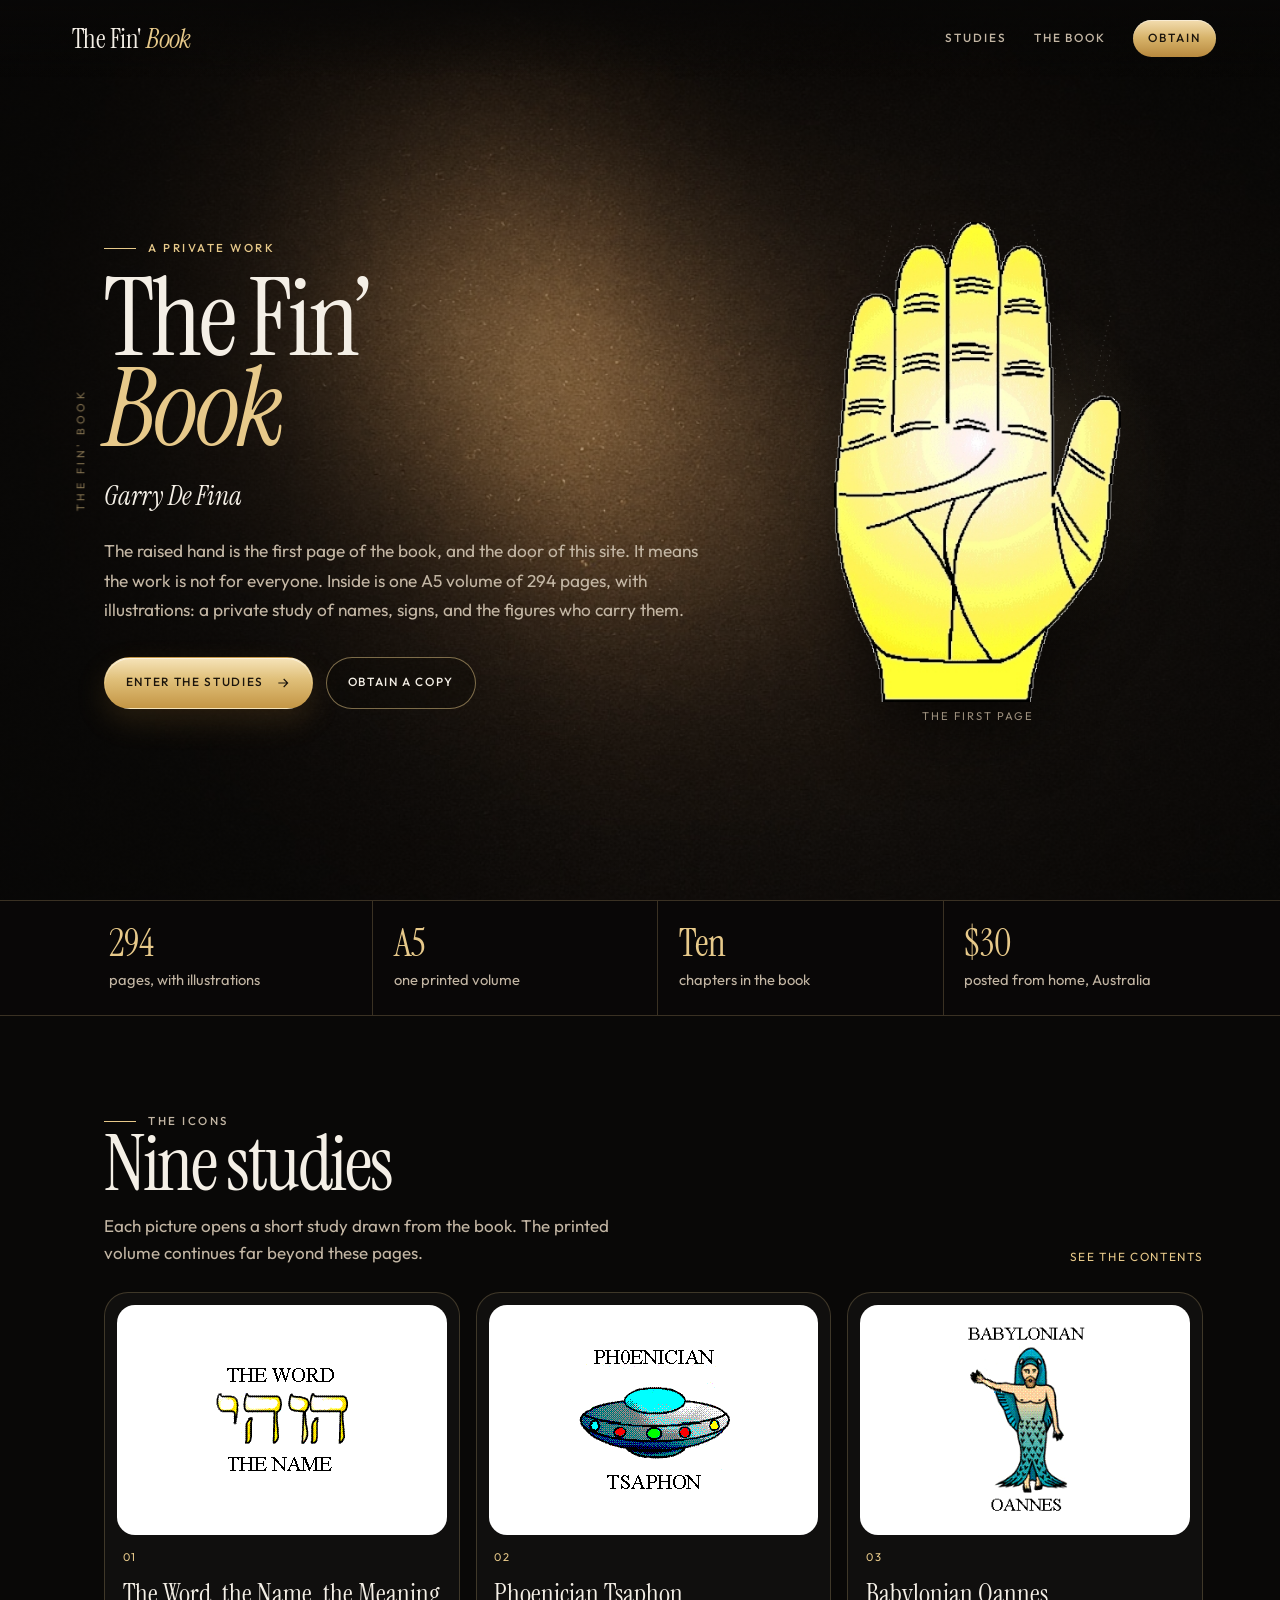
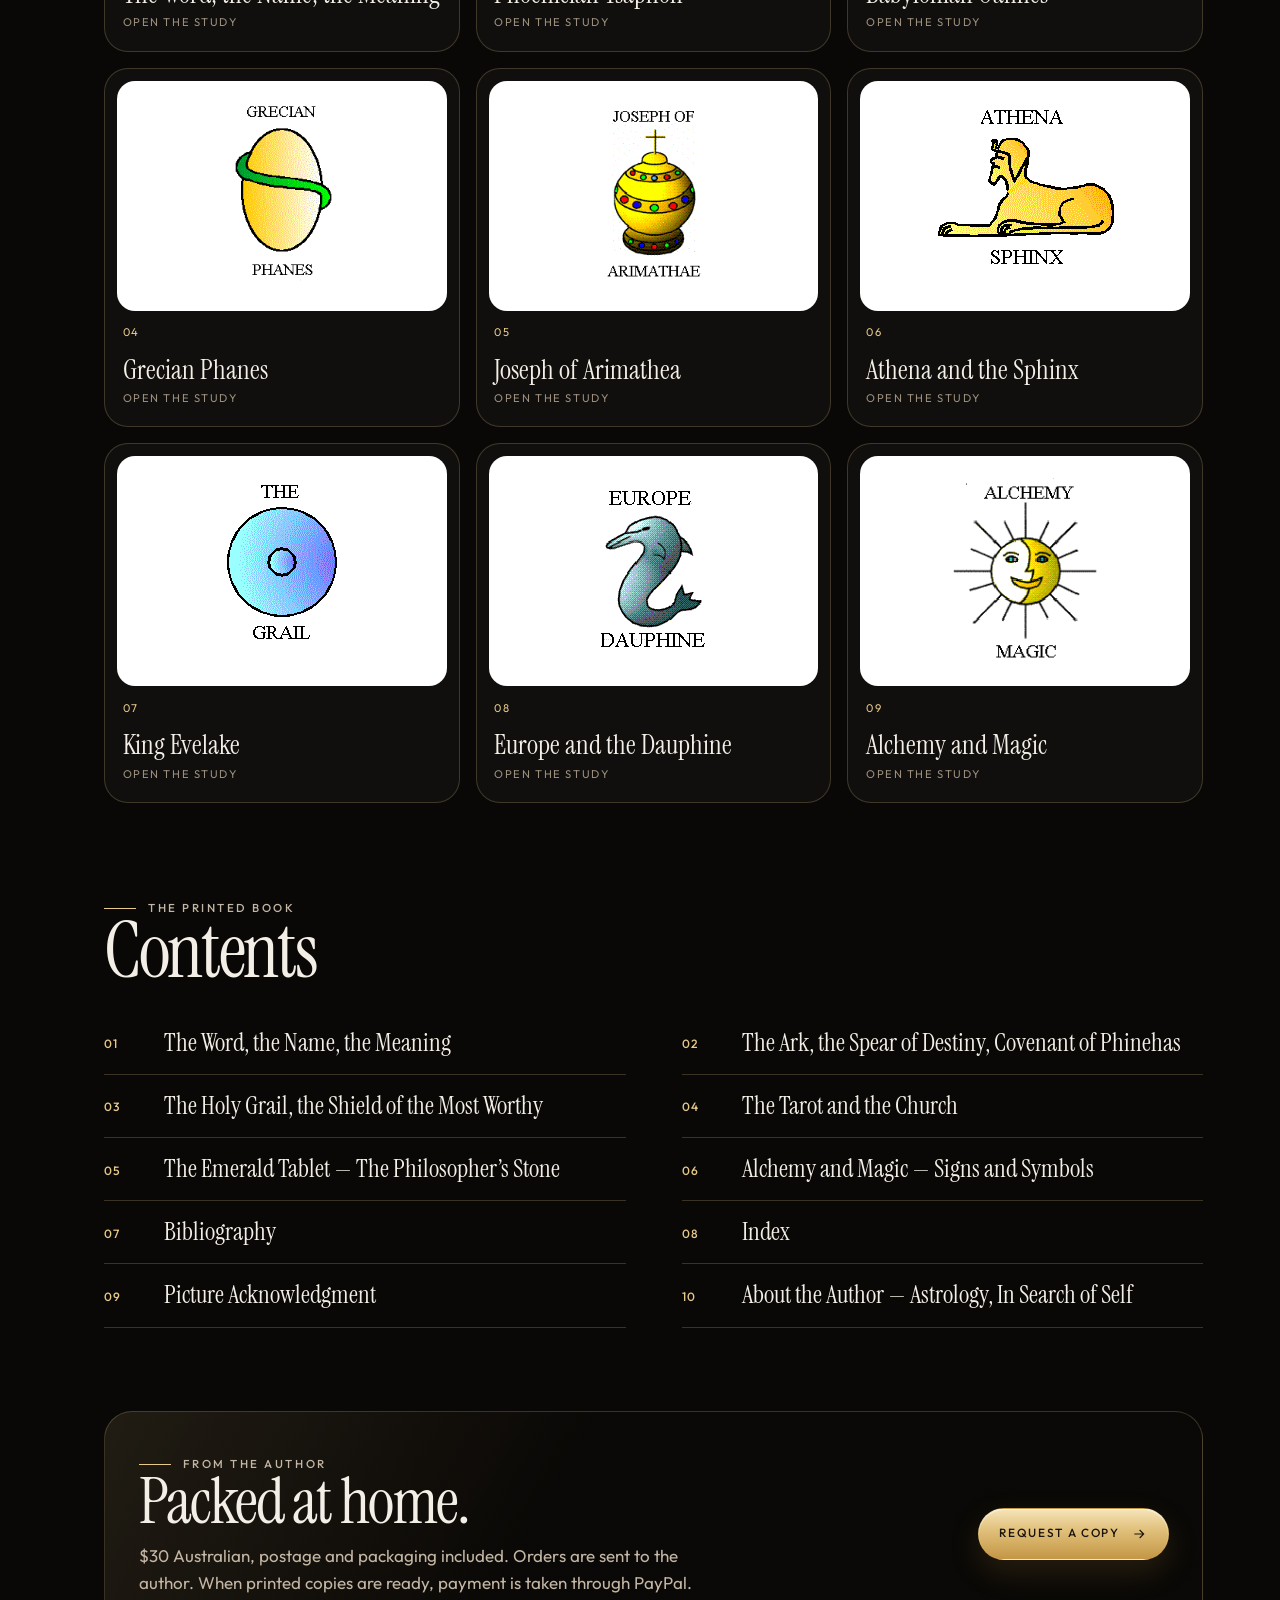
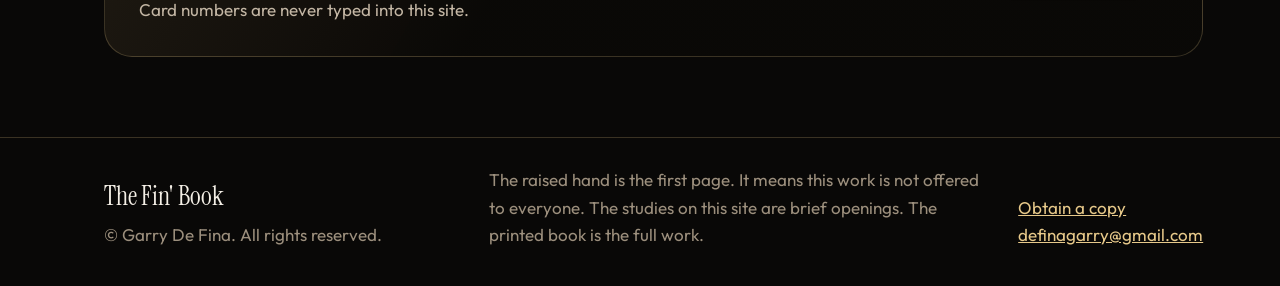
<file: index.html>
<!DOCTYPE html>
<html lang="en">
<head>
  <meta charset="utf-8">
  <meta name="viewport" content="width=device-width, initial-scale=1">
  <title>The Fin' Book — Garry De Fina</title>
  <meta name="description" content="The Fin' Book by Garry De Fina. A private illustrated study, entered through the raised hand.">
  <meta name="author" content="Garry De Fina">
  <meta name="theme-color" content="#090807">
  <link rel="icon" href="favicon.svg" type="image/svg+xml">
  <link rel="stylesheet" href="css/fonts.css">
  <link rel="stylesheet" href="css/site.css">
</head>
<body>
  <a class="skip" href="#content">Skip to content</a>
  <p class="spine">The Fin' Book</p>
  <header class="nav">
    <a class="wordmark" href="index.html">The Fin' <i>Book</i></a>
    <button class="nav-toggle" type="button" aria-expanded="false" aria-controls="site-nav">
      <span class="sr-only">Menu</span>
      <span class="bars"></span>
    </button>
    <nav id="site-nav">
      <a href="studies.html">Studies</a>
      <a href="book.html">The book</a>
      <a href="order.html" class="nav-cta">Obtain</a>
    </nav>
  </header>
  
  <main id="content">
    <section class="hero">
      <div>
        <p class="eyebrow">A private work</p>
        <h1>The Fin’<br><em>Book</em></h1>
        <p class="byline">Garry De Fina</p>
        <p class="lede">The raised hand is the first page of the book, and the door of this site. It means the work is not for everyone. Inside is one A5 volume of 294 pages, with illustrations: a private study of names, signs, and the figures who carry them.</p>
        <div class="actions">
          <a class="btn btn-gold" href="studies.html">Enter the studies <svg viewBox="0 0 24 24" fill="none" stroke="currentColor" stroke-width="1.7" aria-hidden="true"><path d="M5 12h14M13 6l6 6-6 6"/></svg></a>
          <a class="btn btn-line" href="order.html">Obtain a copy</a>
        </div>
      </div>
      <figure class="relic">
        <img src="assets/hand.png" alt="A raised hand in the stop position, the first page of The Fin' Book.">
        <figcaption>The first page</figcaption>
      </figure>
    </section>
    <section class="facts" aria-label="The volume">
      <div><strong>294</strong><span>pages, with illustrations</span></div>
      <div><strong>A5</strong><span>one printed volume</span></div>
      <div><strong>Ten</strong><span>chapters in the book</span></div>
      <div><strong>$30</strong><span>posted from home, Australia</span></div>
    </section>
    <section class="block">
      <div class="wrap">
        <div class="section-head">
          <div>
            <p class="eyebrow">The icons</p>
            <h2>Nine studies</h2>
            <p>Each picture opens a short study drawn from the book. The printed volume continues far beyond these pages.</p>
          </div>
          <a class="text-link" href="book.html">See the contents</a>
        </div>
        <div class="gallery">
          <a class="study-card" href="word.html">
        <span class="plate"><img src="assets/the-name.gif" alt=""></span>
        <span class="num">01</span>
        <span><strong>The Word, the Name, the Meaning</strong><em>Open the study</em></span>
      </a>
<a class="study-card" href="tsaphon.html">
        <span class="plate"><img src="assets/tsaphon.gif" alt=""></span>
        <span class="num">02</span>
        <span><strong>Phoenician Tsaphon</strong><em>Open the study</em></span>
      </a>
<a class="study-card" href="oannes.html">
        <span class="plate"><img src="assets/oannes.gif" alt=""></span>
        <span class="num">03</span>
        <span><strong>Babylonian Oannes</strong><em>Open the study</em></span>
      </a>
<a class="study-card" href="phanes.html">
        <span class="plate"><img src="assets/phanes.gif" alt=""></span>
        <span class="num">04</span>
        <span><strong>Grecian Phanes</strong><em>Open the study</em></span>
      </a>
<a class="study-card" href="joseph.html">
        <span class="plate"><img src="assets/joseph.gif" alt=""></span>
        <span class="num">05</span>
        <span><strong>Joseph of Arimathea</strong><em>Open the study</em></span>
      </a>
<a class="study-card" href="athena.html">
        <span class="plate"><img src="assets/athena.gif" alt=""></span>
        <span class="num">06</span>
        <span><strong>Athena and the Sphinx</strong><em>Open the study</em></span>
      </a>
<a class="study-card" href="evelake.html">
        <span class="plate"><img src="assets/evelake.gif" alt=""></span>
        <span class="num">07</span>
        <span><strong>King Evelake</strong><em>Open the study</em></span>
      </a>
<a class="study-card" href="dauphine.html">
        <span class="plate"><img src="assets/dauphine.gif" alt=""></span>
        <span class="num">08</span>
        <span><strong>Europe and the Dauphine</strong><em>Open the study</em></span>
      </a>
<a class="study-card" href="magic.html">
        <span class="plate"><img src="assets/magic.gif" alt=""></span>
        <span class="num">09</span>
        <span><strong>Alchemy and Magic</strong><em>Open the study</em></span>
      </a>
        </div>
      </div>
    </section>
    <section class="block" style="padding-top:0">
      <div class="wrap">
        <div class="section-head">
          <div>
            <p class="eyebrow">The printed book</p>
            <h2>Contents</h2>
          </div>
        </div>
        <ol class="contents">
          <li><b>01</b><span>The Word, the Name, the Meaning</span></li>
<li><b>02</b><span>The Ark, the Spear of Destiny, Covenant of Phinehas</span></li>
<li><b>03</b><span>The Holy Grail, the Shield of the Most Worthy</span></li>
<li><b>04</b><span>The Tarot and the Church</span></li>
<li><b>05</b><span>The Emerald Tablet — The Philosopher’s Stone</span></li>
<li><b>06</b><span>Alchemy and Magic — Signs and Symbols</span></li>
<li><b>07</b><span>Bibliography</span></li>
<li><b>08</b><span>Index</span></li>
<li><b>09</b><span>Picture Acknowledgment</span></li>
<li><b>10</b><span>About the Author — Astrology, In Search of Self</span></li>
        </ol>
      </div>
    </section>
    <section class="obtain-band">
      <div>
        <p class="eyebrow">From the author</p>
        <h2>Packed at home.</h2>
        <p>$30 Australian, postage and packaging included. Orders are sent to the author. When printed copies are ready, payment is taken through PayPal. Card numbers are never typed into this site.</p>
      </div>
      <a class="btn btn-gold" href="order.html">Request a copy <svg viewBox="0 0 24 24" fill="none" stroke="currentColor" stroke-width="1.7" aria-hidden="true"><path d="M5 12h14M13 6l6 6-6 6"/></svg></a>
    </section>
  </main>

  <footer class="foot">
    <div>
      <p class="title">The Fin' Book</p>
      <p>&copy; Garry De Fina. All rights reserved.</p>
    </div>
    <p>The raised hand is the first page. It means this work is not offered to everyone. The studies on this site are brief openings. The printed book is the full work.</p>
    <p><a href="order.html">Obtain a copy</a><br><a href="mailto:definagarry@gmail.com">definagarry@gmail.com</a></p>
  </footer>
  <script src="js/site.js"></script>
</body>
</html>
</file>
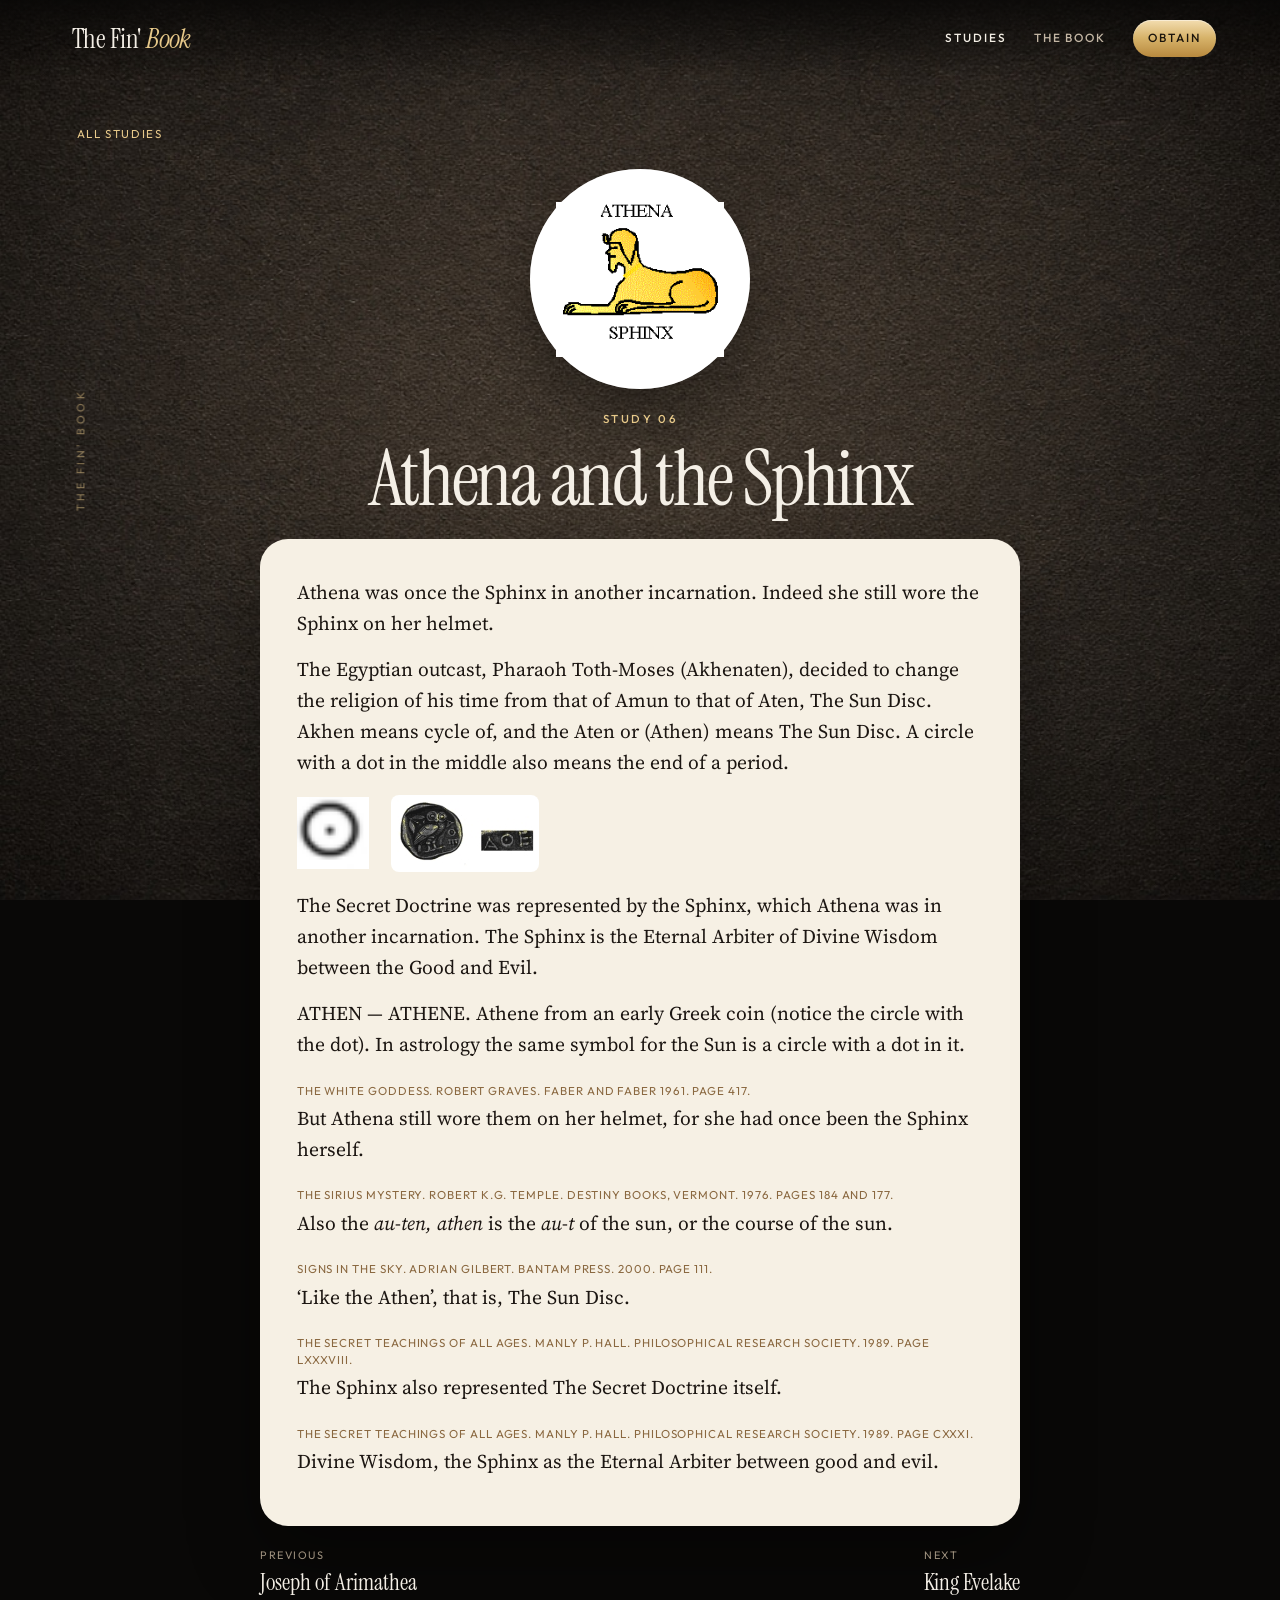
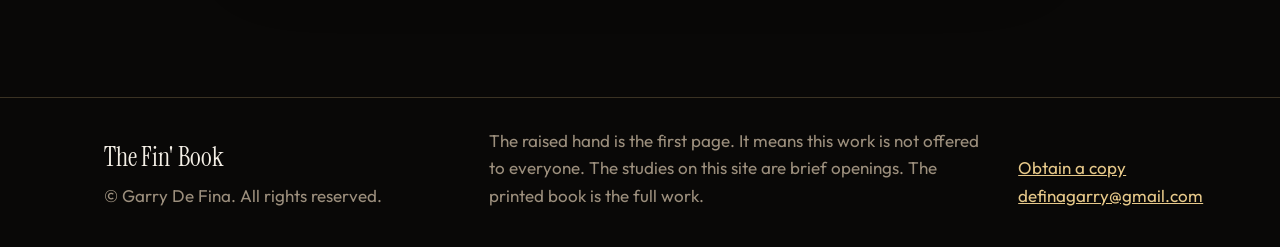
<file: athena.html>
<!DOCTYPE html>
<html lang="en">
<head>
  <meta charset="utf-8">
  <meta name="viewport" content="width=device-width, initial-scale=1">
  <title>Athena and the Sphinx — The Fin' Book</title>
  <meta name="description" content="Athena and the Sphinx, a study from The Fin' Book by Garry De Fina.">
  <meta name="author" content="Garry De Fina">
  <meta name="theme-color" content="#090807">
  <link rel="icon" href="favicon.svg" type="image/svg+xml">
  <link rel="stylesheet" href="css/fonts.css">
  <link rel="stylesheet" href="css/site.css">
</head>
<body>
  <a class="skip" href="#content">Skip to content</a>
  <p class="spine">The Fin' Book</p>
  <header class="nav">
    <a class="wordmark" href="index.html">The Fin' <i>Book</i></a>
    <button class="nav-toggle" type="button" aria-expanded="false" aria-controls="site-nav">
      <span class="sr-only">Menu</span>
      <span class="bars"></span>
    </button>
    <nav id="site-nav">
      <a href="studies.html" aria-current="page">Studies</a>
      <a href="book.html">The book</a>
      <a href="order.html" class="nav-cta">Obtain</a>
    </nav>
  </header>
  
  <main class="reading-page" id="content">
    <a class="back" href="studies.html">All studies</a>
    <figure class="study-mark"><img src="assets/athena.gif" alt="Athena and the Sphinx."></figure>
    <p class="eyebrow">Study 06</p>
    <h1>Athena and the Sphinx</h1>
    <article class="sheet prose">
<p>Athena was once the Sphinx in another incarnation. Indeed she still wore the Sphinx on her helmet.</p>
<p>The Egyptian outcast, Pharaoh Toth-Moses (Akhenaten), decided to change the religion of his time from that of Amun to that of Aten, The Sun Disc. Akhen means cycle of, and the Aten or (Athen) means The Sun Disc. A circle with a dot in the middle also means the end of a period.</p>
<div class="symbols">
  <img class="sun" src="assets/sun-sign.jpg" alt="The sun sign, a circle with a dot.">
  <img class="coin" src="assets/athena-coin.jpg" alt="An early Greek coin of Athene.">
</div>
<p>The Secret Doctrine was represented by the Sphinx, which Athena was in another incarnation. The Sphinx is the Eternal Arbiter of Divine Wisdom between the Good and Evil.</p>
<p>ATHEN — ATHENE. Athene from an early Greek coin (notice the circle with the dot). In astrology the same symbol for the Sun is a circle with a dot in it.</p>
<p class="source">The White Goddess. Robert Graves. Faber and Faber 1961. Page 417.</p>
<p>But Athena still wore them on her helmet, for she had once been the Sphinx herself.</p>
<p class="source">The Sirius Mystery. Robert K.G. Temple. Destiny Books, Vermont. 1976. Pages 184 and 177.</p>
<p>Also the <em>au-ten, athen</em> is the <em>au-t</em> of the sun, or the course of the sun.</p>
<p class="source">Signs in the Sky. Adrian Gilbert. Bantam Press. 2000. Page 111.</p>
<p>‘Like the Athen’, that is, The Sun Disc.</p>
<p class="source">The Secret Teachings of All Ages. Manly P. Hall. Philosophical Research Society. 1989. Page LXXXVIII.</p>
<p>The Sphinx also represented The Secret Doctrine itself.</p>
<p class="source">The Secret Teachings of All Ages. Manly P. Hall. Philosophical Research Society. 1989. Page CXXXI.</p>
<p>Divine Wisdom, the Sphinx as the Eternal Arbiter between good and evil.</p>
</article>
    <nav class="pager"><a href="joseph.html"><span>Previous</span><strong>Joseph of Arimathea</strong></a><a href="evelake.html"><span>Next</span><strong>King Evelake</strong></a></nav>
  </main>

  <footer class="foot">
    <div>
      <p class="title">The Fin' Book</p>
      <p>&copy; Garry De Fina. All rights reserved.</p>
    </div>
    <p>The raised hand is the first page. It means this work is not offered to everyone. The studies on this site are brief openings. The printed book is the full work.</p>
    <p><a href="order.html">Obtain a copy</a><br><a href="mailto:definagarry@gmail.com">definagarry@gmail.com</a></p>
  </footer>
  <script src="js/site.js"></script>
</body>
</html>
</file>
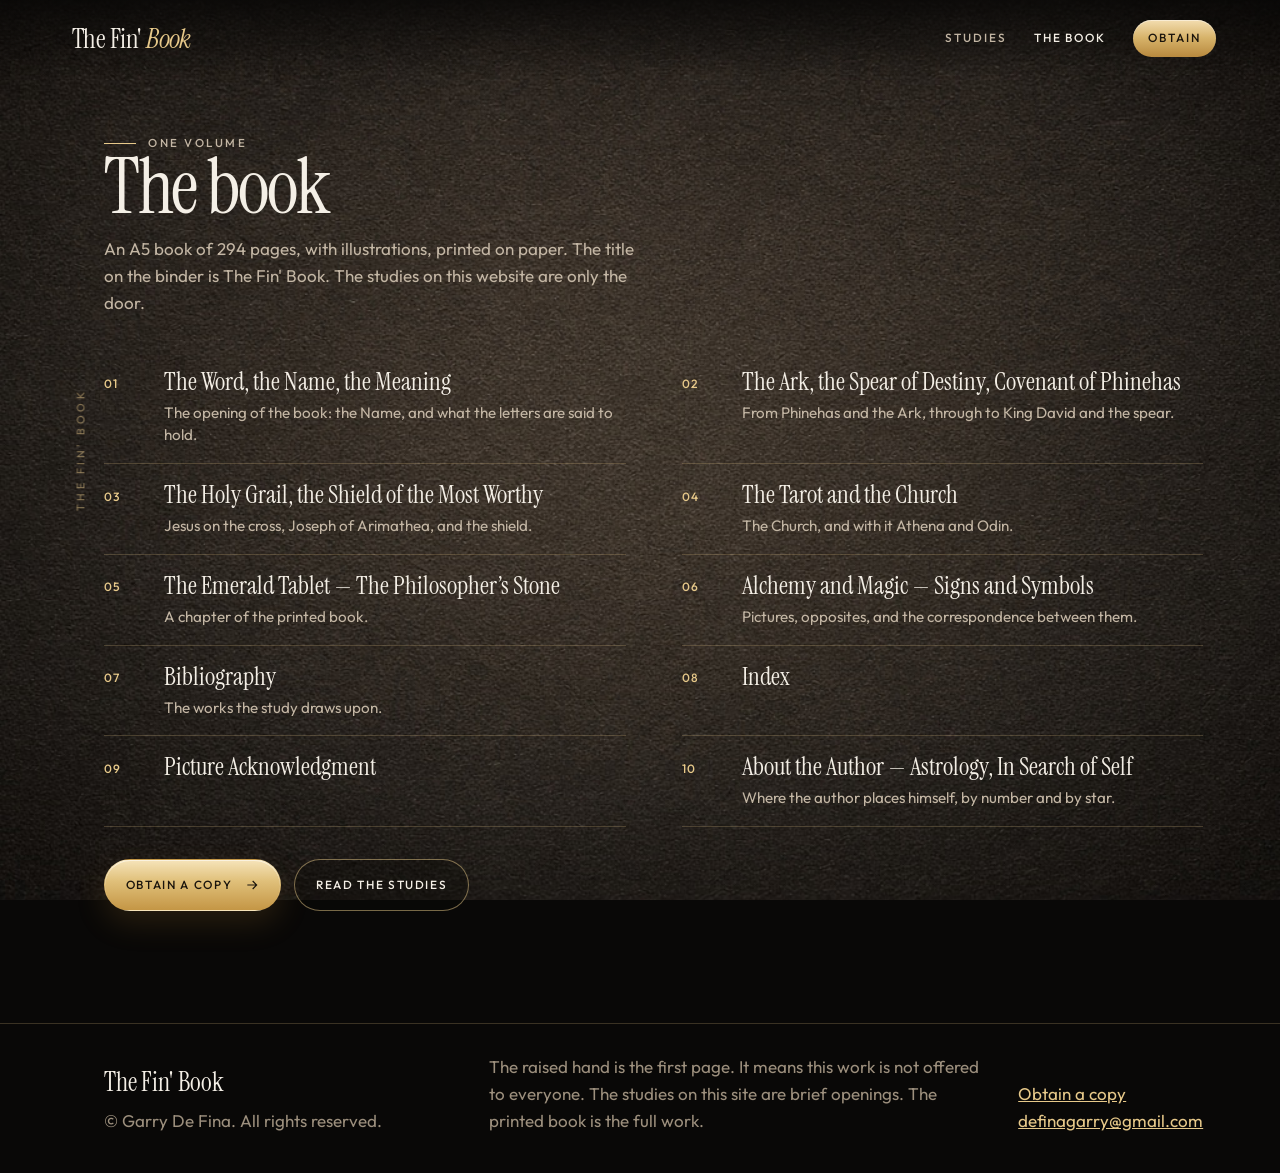
<file: book.html>
<!DOCTYPE html>
<html lang="en">
<head>
  <meta charset="utf-8">
  <meta name="viewport" content="width=device-width, initial-scale=1">
  <title>The book — The Fin' Book</title>
  <meta name="description" content="Contents of The Fin' Book, an illustrated A5 volume of 294 pages by Garry De Fina.">
  <meta name="author" content="Garry De Fina">
  <meta name="theme-color" content="#090807">
  <link rel="icon" href="favicon.svg" type="image/svg+xml">
  <link rel="stylesheet" href="css/fonts.css">
  <link rel="stylesheet" href="css/site.css">
</head>
<body>
  <a class="skip" href="#content">Skip to content</a>
  <p class="spine">The Fin' Book</p>
  <header class="nav">
    <a class="wordmark" href="index.html">The Fin' <i>Book</i></a>
    <button class="nav-toggle" type="button" aria-expanded="false" aria-controls="site-nav">
      <span class="sr-only">Menu</span>
      <span class="bars"></span>
    </button>
    <nav id="site-nav">
      <a href="studies.html">Studies</a>
      <a href="book.html" aria-current="page">The book</a>
      <a href="order.html" class="nav-cta">Obtain</a>
    </nav>
  </header>
  
  <main class="page" id="content">
    <div class="page-intro">
      <p class="eyebrow">One volume</p>
      <h1>The book</h1>
      <p>An A5 book of 294 pages, with illustrations, printed on paper. The title on the binder is The Fin' Book. The studies on this website are only the door.</p>
    </div>
    <ol class="contents">
      <li><b>01</b><span>The Word, the Name, the Meaning<small>The opening of the book: the Name, and what the letters are said to hold.</small></span></li>
<li><b>02</b><span>The Ark, the Spear of Destiny, Covenant of Phinehas<small>From Phinehas and the Ark, through to King David and the spear.</small></span></li>
<li><b>03</b><span>The Holy Grail, the Shield of the Most Worthy<small>Jesus on the cross, Joseph of Arimathea, and the shield.</small></span></li>
<li><b>04</b><span>The Tarot and the Church<small>The Church, and with it Athena and Odin.</small></span></li>
<li><b>05</b><span>The Emerald Tablet — The Philosopher’s Stone<small>A chapter of the printed book.</small></span></li>
<li><b>06</b><span>Alchemy and Magic — Signs and Symbols<small>Pictures, opposites, and the correspondence between them.</small></span></li>
<li><b>07</b><span>Bibliography<small>The works the study draws upon.</small></span></li>
<li><b>08</b><span>Index</span></li>
<li><b>09</b><span>Picture Acknowledgment</span></li>
<li><b>10</b><span>About the Author — Astrology, In Search of Self<small>Where the author places himself, by number and by star.</small></span></li>
    </ol>
    <div class="actions" style="margin-top:2rem">
      <a class="btn btn-gold" href="order.html">Obtain a copy <svg viewBox="0 0 24 24" fill="none" stroke="currentColor" stroke-width="1.7" aria-hidden="true"><path d="M5 12h14M13 6l6 6-6 6"/></svg></a>
      <a class="btn btn-line" href="studies.html">Read the studies</a>
    </div>
  </main>

  <footer class="foot">
    <div>
      <p class="title">The Fin' Book</p>
      <p>&copy; Garry De Fina. All rights reserved.</p>
    </div>
    <p>The raised hand is the first page. It means this work is not offered to everyone. The studies on this site are brief openings. The printed book is the full work.</p>
    <p><a href="order.html">Obtain a copy</a><br><a href="mailto:definagarry@gmail.com">definagarry@gmail.com</a></p>
  </footer>
  <script src="js/site.js"></script>
</body>
</html>
</file>
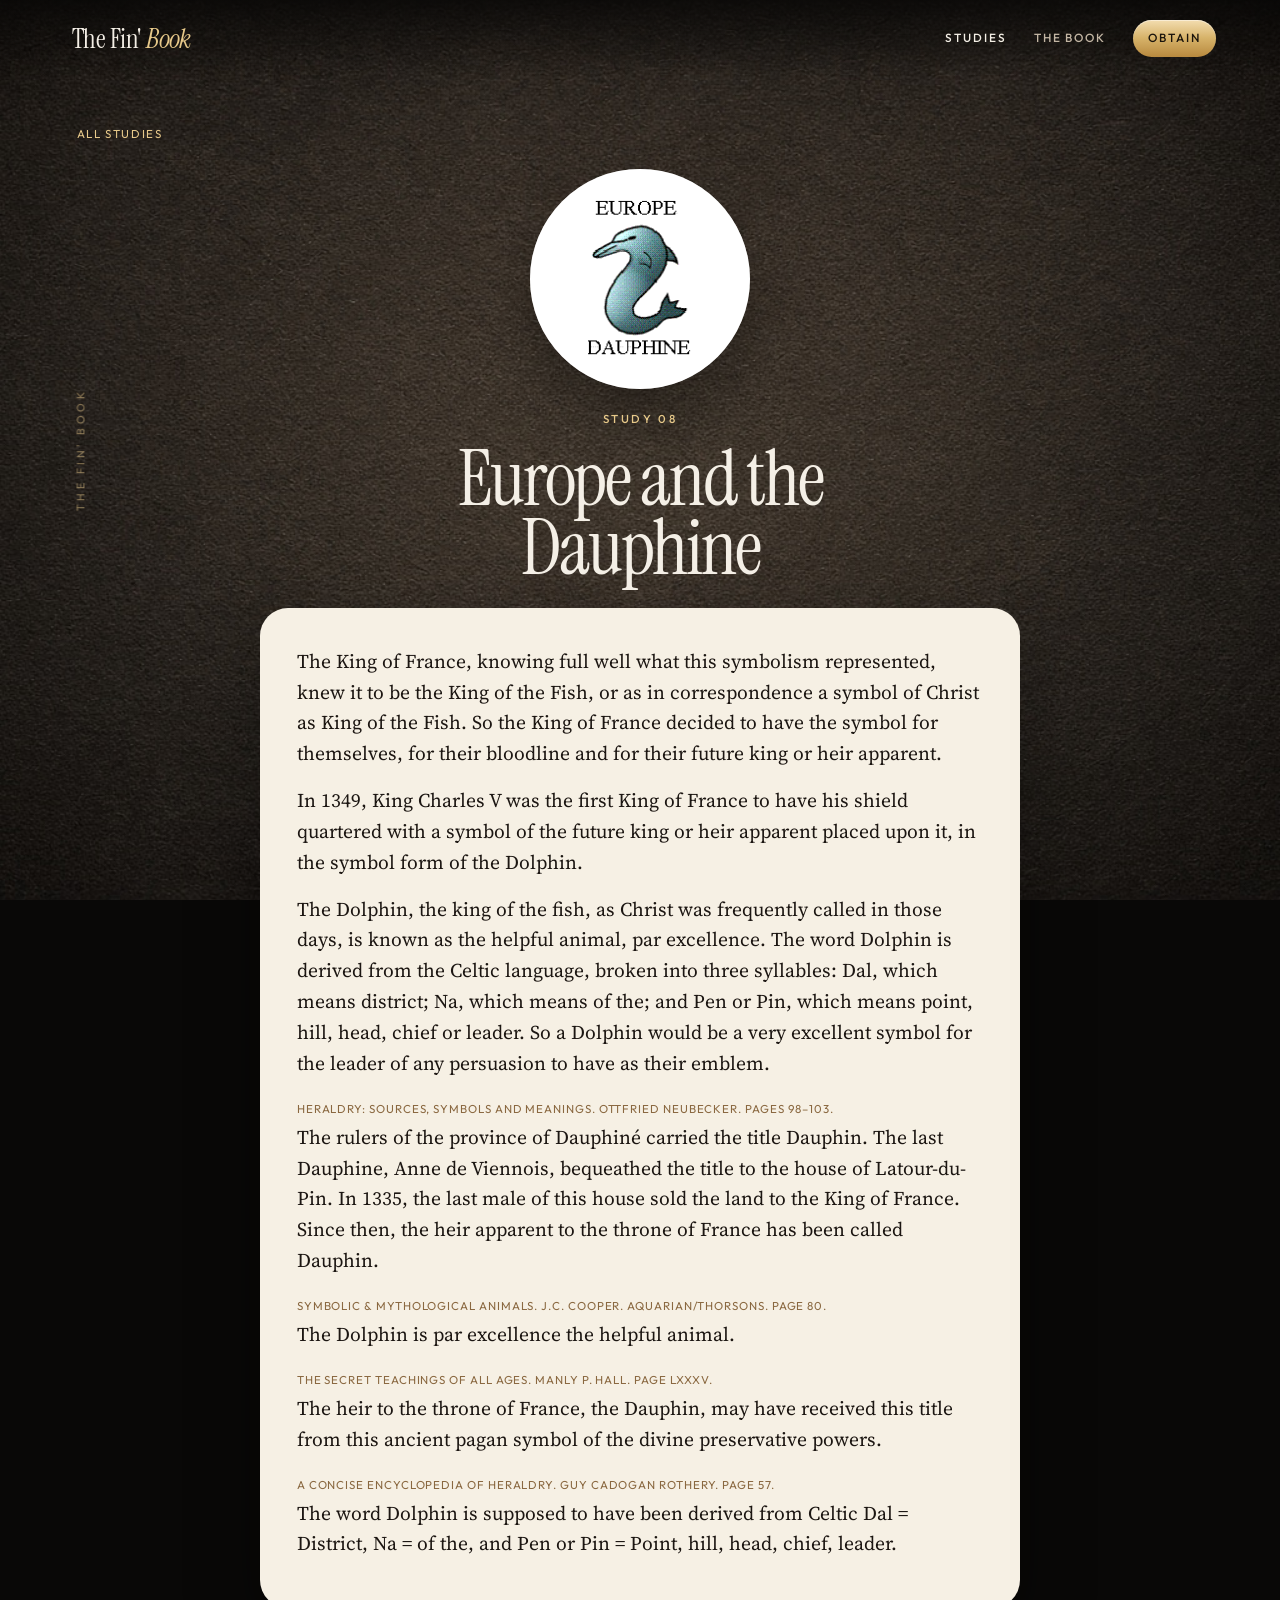
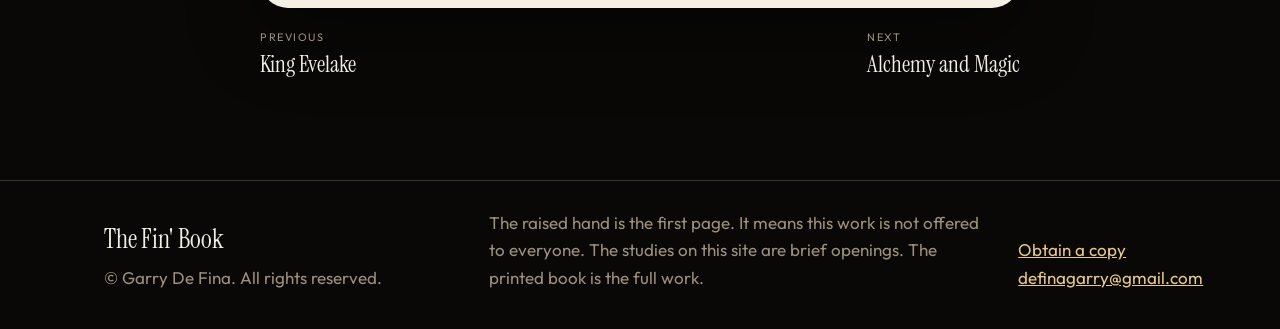
<file: dauphine.html>
<!DOCTYPE html>
<html lang="en">
<head>
  <meta charset="utf-8">
  <meta name="viewport" content="width=device-width, initial-scale=1">
  <title>Europe and the Dauphine — The Fin' Book</title>
  <meta name="description" content="Europe and the Dauphine, a study from The Fin' Book by Garry De Fina.">
  <meta name="author" content="Garry De Fina">
  <meta name="theme-color" content="#090807">
  <link rel="icon" href="favicon.svg" type="image/svg+xml">
  <link rel="stylesheet" href="css/fonts.css">
  <link rel="stylesheet" href="css/site.css">
</head>
<body>
  <a class="skip" href="#content">Skip to content</a>
  <p class="spine">The Fin' Book</p>
  <header class="nav">
    <a class="wordmark" href="index.html">The Fin' <i>Book</i></a>
    <button class="nav-toggle" type="button" aria-expanded="false" aria-controls="site-nav">
      <span class="sr-only">Menu</span>
      <span class="bars"></span>
    </button>
    <nav id="site-nav">
      <a href="studies.html" aria-current="page">Studies</a>
      <a href="book.html">The book</a>
      <a href="order.html" class="nav-cta">Obtain</a>
    </nav>
  </header>
  
  <main class="reading-page" id="content">
    <a class="back" href="studies.html">All studies</a>
    <figure class="study-mark"><img src="assets/dauphine.gif" alt="The dolphin of the Dauphine."></figure>
    <p class="eyebrow">Study 08</p>
    <h1>Europe and the Dauphine</h1>
    <article class="sheet prose">
<p>The King of France, knowing full well what this symbolism represented, knew it to be the King of the Fish, or as in correspondence a symbol of Christ as King of the Fish. So the King of France decided to have the symbol for themselves, for their bloodline and for their future king or heir apparent.</p>
<p>In 1349, King Charles V was the first King of France to have his shield quartered with a symbol of the future king or heir apparent placed upon it, in the symbol form of the Dolphin.</p>
<p>The Dolphin, the king of the fish, as Christ was frequently called in those days, is known as the helpful animal, par excellence. The word Dolphin is derived from the Celtic language, broken into three syllables: Dal, which means district; Na, which means of the; and Pen or Pin, which means point, hill, head, chief or leader. So a Dolphin would be a very excellent symbol for the leader of any persuasion to have as their emblem.</p>
<p class="source">Heraldry: Sources, Symbols and Meanings. Ottfried Neubecker. Pages 98–103.</p>
<p>The rulers of the province of Dauphiné carried the title Dauphin. The last Dauphine, Anne de Viennois, bequeathed the title to the house of Latour-du-Pin. In 1335, the last male of this house sold the land to the King of France. Since then, the heir apparent to the throne of France has been called Dauphin.</p>
<p class="source">Symbolic &amp; Mythological Animals. J.C. Cooper. Aquarian/Thorsons. Page 80.</p>
<p>The Dolphin is par excellence the helpful animal.</p>
<p class="source">The Secret Teachings of All Ages. Manly P. Hall. Page LXXXV.</p>
<p>The heir to the throne of France, the Dauphin, may have received this title from this ancient pagan symbol of the divine preservative powers.</p>
<p class="source">A Concise Encyclopedia of Heraldry. Guy Cadogan Rothery. Page 57.</p>
<p>The word Dolphin is supposed to have been derived from Celtic Dal = District, Na = of the, and Pen or Pin = Point, hill, head, chief, leader.</p>
</article>
    <nav class="pager"><a href="evelake.html"><span>Previous</span><strong>King Evelake</strong></a><a href="magic.html"><span>Next</span><strong>Alchemy and Magic</strong></a></nav>
  </main>

  <footer class="foot">
    <div>
      <p class="title">The Fin' Book</p>
      <p>&copy; Garry De Fina. All rights reserved.</p>
    </div>
    <p>The raised hand is the first page. It means this work is not offered to everyone. The studies on this site are brief openings. The printed book is the full work.</p>
    <p><a href="order.html">Obtain a copy</a><br><a href="mailto:definagarry@gmail.com">definagarry@gmail.com</a></p>
  </footer>
  <script src="js/site.js"></script>
</body>
</html>
</file>
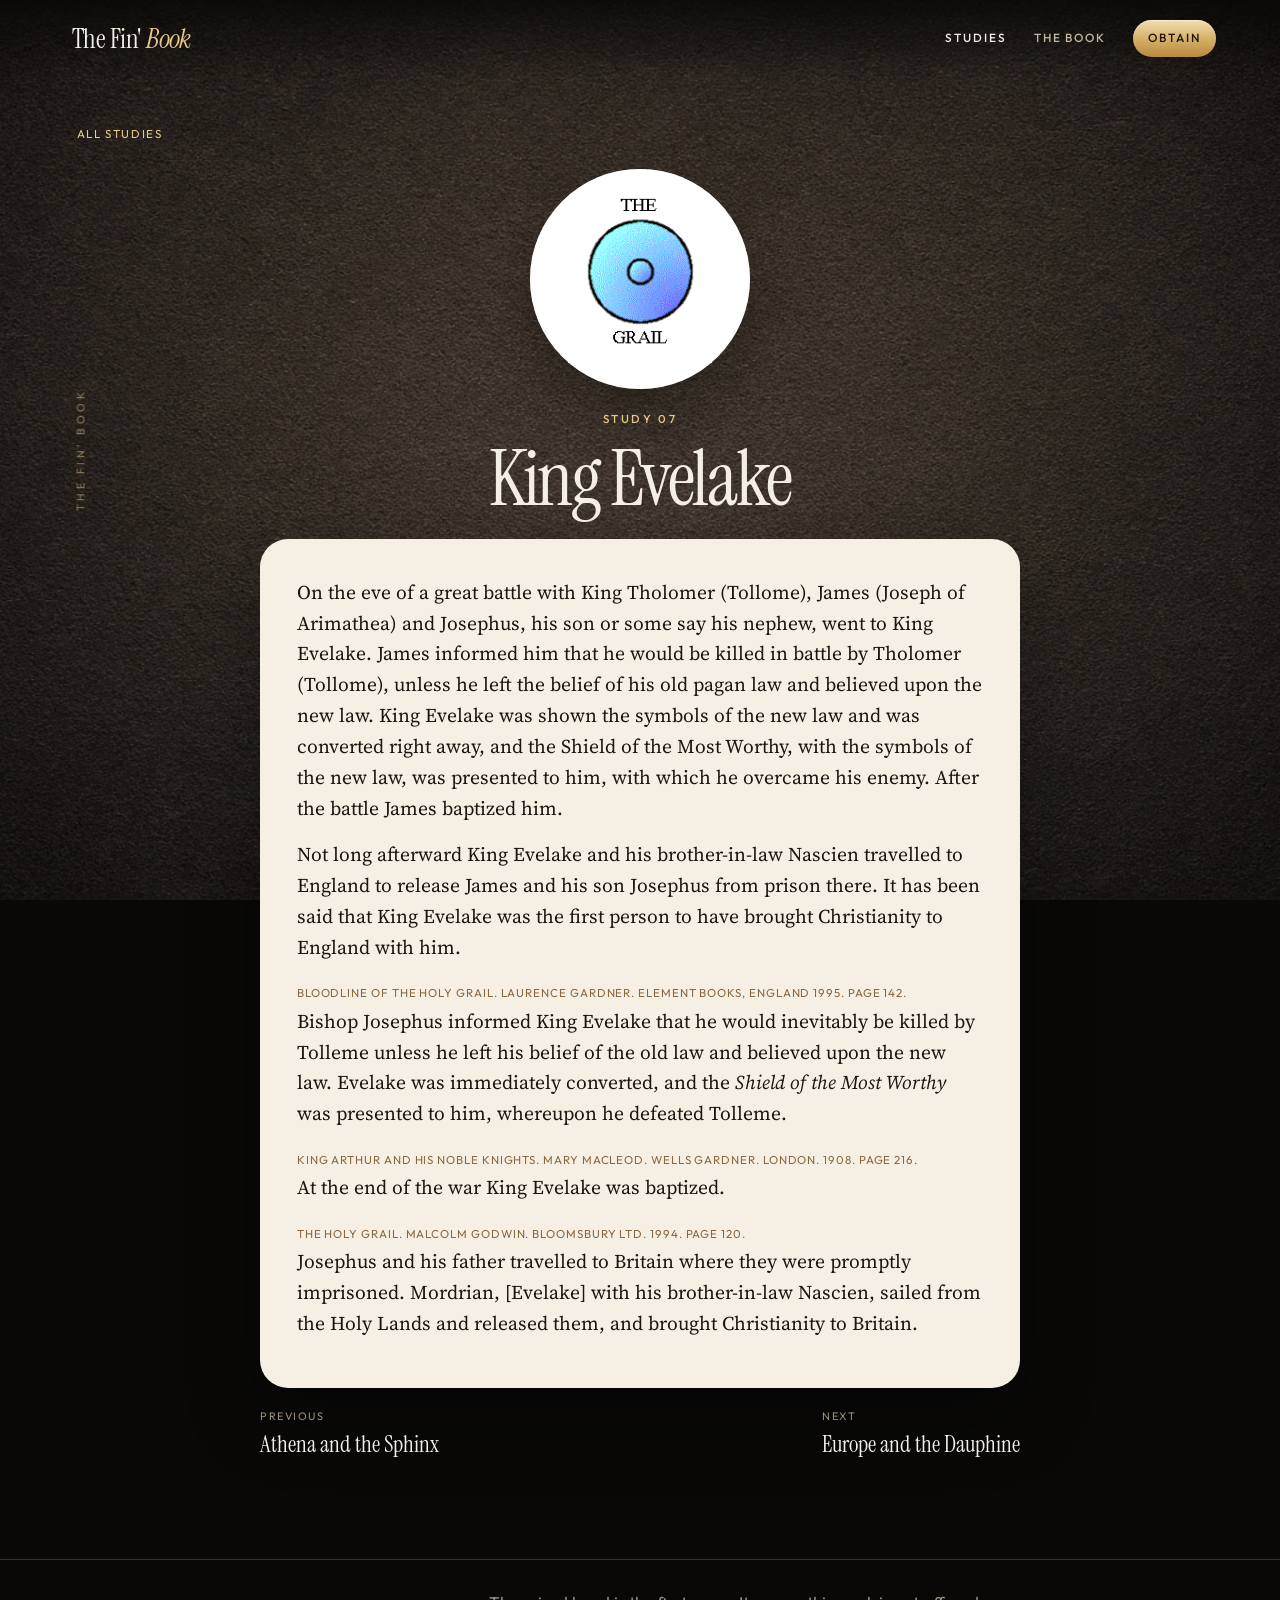
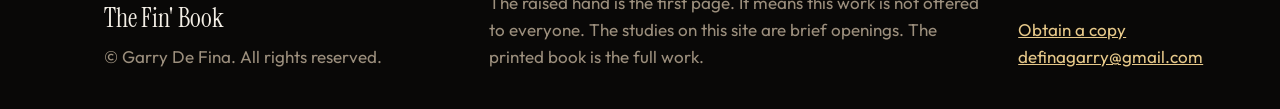
<file: evelake.html>
<!DOCTYPE html>
<html lang="en">
<head>
  <meta charset="utf-8">
  <meta name="viewport" content="width=device-width, initial-scale=1">
  <title>King Evelake — The Fin' Book</title>
  <meta name="description" content="King Evelake, a study from The Fin' Book by Garry De Fina.">
  <meta name="author" content="Garry De Fina">
  <meta name="theme-color" content="#090807">
  <link rel="icon" href="favicon.svg" type="image/svg+xml">
  <link rel="stylesheet" href="css/fonts.css">
  <link rel="stylesheet" href="css/site.css">
</head>
<body>
  <a class="skip" href="#content">Skip to content</a>
  <p class="spine">The Fin' Book</p>
  <header class="nav">
    <a class="wordmark" href="index.html">The Fin' <i>Book</i></a>
    <button class="nav-toggle" type="button" aria-expanded="false" aria-controls="site-nav">
      <span class="sr-only">Menu</span>
      <span class="bars"></span>
    </button>
    <nav id="site-nav">
      <a href="studies.html" aria-current="page">Studies</a>
      <a href="book.html">The book</a>
      <a href="order.html" class="nav-cta">Obtain</a>
    </nav>
  </header>
  
  <main class="reading-page" id="content">
    <a class="back" href="studies.html">All studies</a>
    <figure class="study-mark"><img src="assets/evelake.gif" alt="King Evelake."></figure>
    <p class="eyebrow">Study 07</p>
    <h1>King Evelake</h1>
    <article class="sheet prose">
<p>On the eve of a great battle with King Tholomer (Tollome), James (Joseph of Arimathea) and Josephus, his son or some say his nephew, went to King Evelake. James informed him that he would be killed in battle by Tholomer (Tollome), unless he left the belief of his old pagan law and believed upon the new law. King Evelake was shown the symbols of the new law and was converted right away, and the Shield of the Most Worthy, with the symbols of the new law, was presented to him, with which he overcame his enemy. After the battle James baptized him.</p>
<p>Not long afterward King Evelake and his brother-in-law Nascien travelled to England to release James and his son Josephus from prison there. It has been said that King Evelake was the first person to have brought Christianity to England with him.</p>
<p class="source">Bloodline of the Holy Grail. Laurence Gardner. Element Books, England 1995. Page 142.</p>
<p>Bishop Josephus informed King Evelake that he would inevitably be killed by Tolleme unless he left his belief of the old law and believed upon the new law. Evelake was immediately converted, and the <em>Shield of the Most Worthy</em> was presented to him, whereupon he defeated Tolleme.</p>
<p class="source">King Arthur and His Noble Knights. Mary MacLeod. Wells Gardner. London. 1908. Page 216.</p>
<p>At the end of the war King Evelake was baptized.</p>
<p class="source">The Holy Grail. Malcolm Godwin. Bloomsbury Ltd. 1994. Page 120.</p>
<p>Josephus and his father travelled to Britain where they were promptly imprisoned. Mordrian, [Evelake] with his brother-in-law Nascien, sailed from the Holy Lands and released them, and brought Christianity to Britain.</p>
</article>
    <nav class="pager"><a href="athena.html"><span>Previous</span><strong>Athena and the Sphinx</strong></a><a href="dauphine.html"><span>Next</span><strong>Europe and the Dauphine</strong></a></nav>
  </main>

  <footer class="foot">
    <div>
      <p class="title">The Fin' Book</p>
      <p>&copy; Garry De Fina. All rights reserved.</p>
    </div>
    <p>The raised hand is the first page. It means this work is not offered to everyone. The studies on this site are brief openings. The printed book is the full work.</p>
    <p><a href="order.html">Obtain a copy</a><br><a href="mailto:definagarry@gmail.com">definagarry@gmail.com</a></p>
  </footer>
  <script src="js/site.js"></script>
</body>
</html>
</file>
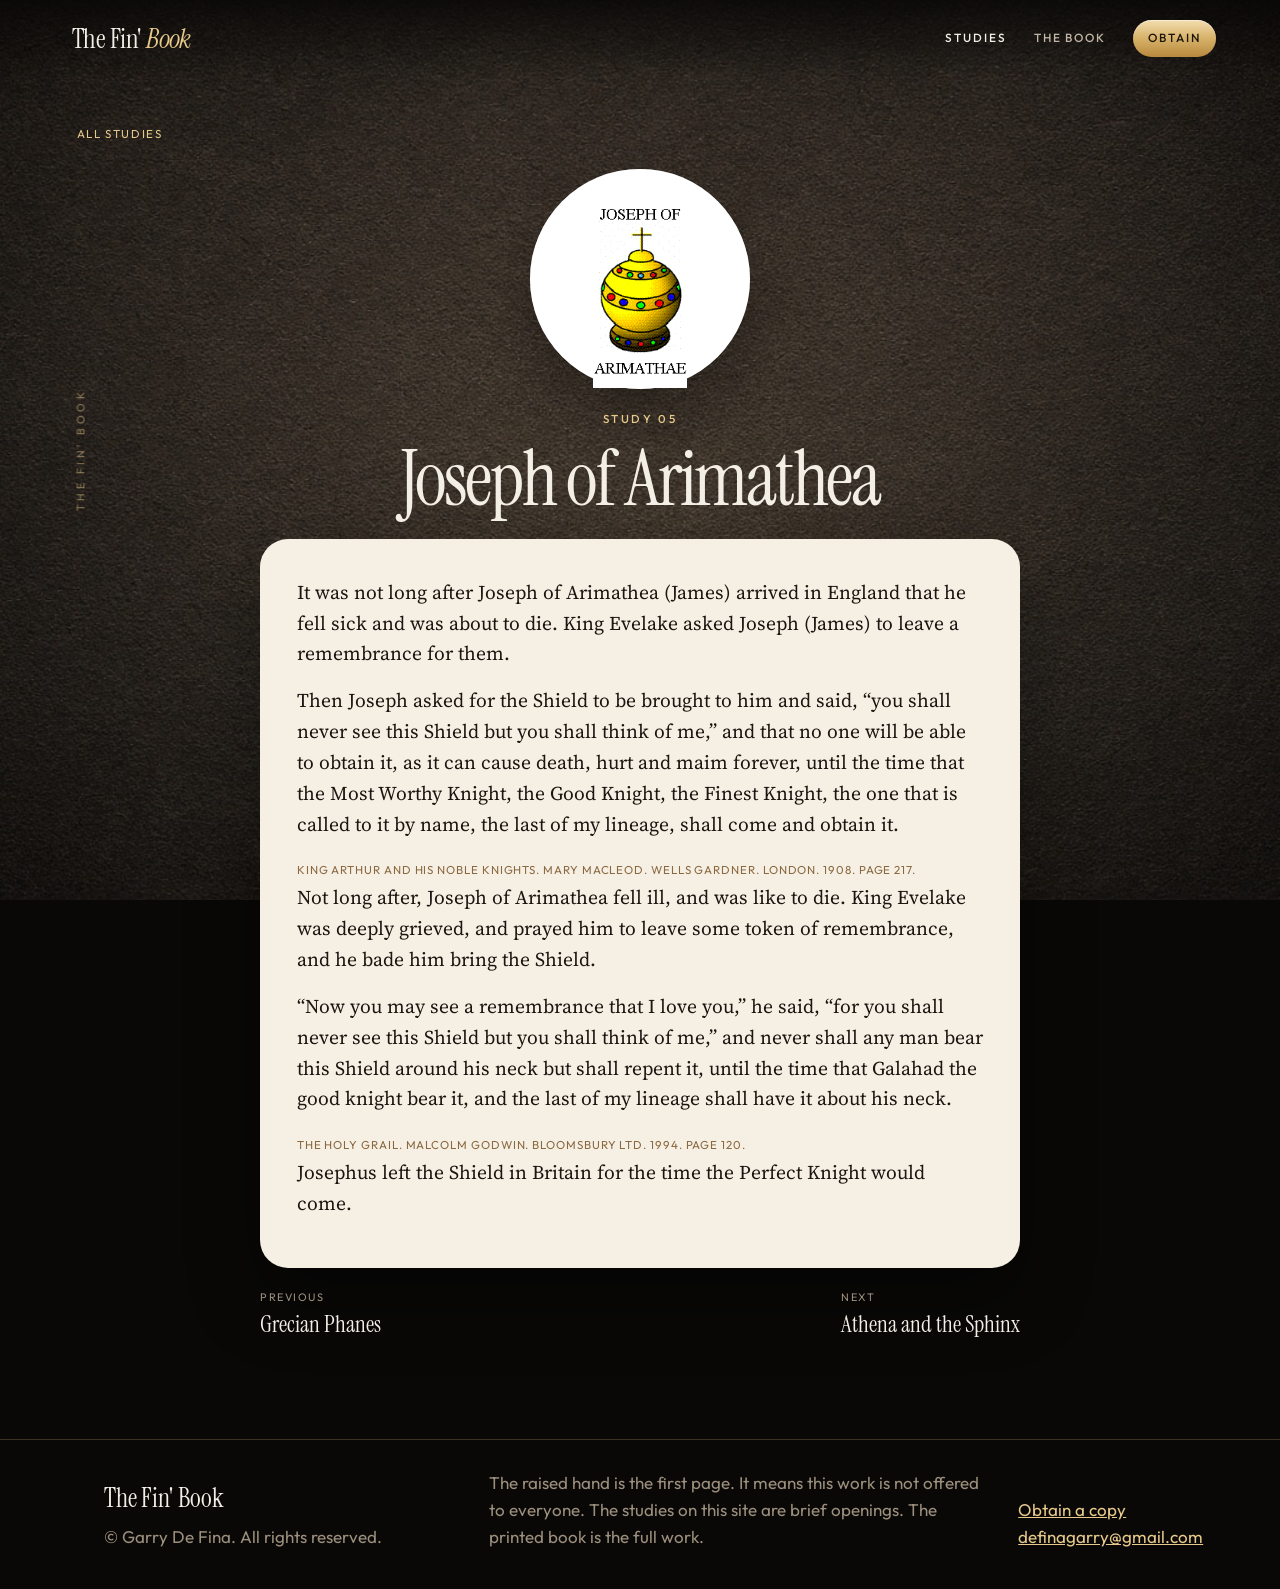
<file: joseph.html>
<!DOCTYPE html>
<html lang="en">
<head>
  <meta charset="utf-8">
  <meta name="viewport" content="width=device-width, initial-scale=1">
  <title>Joseph of Arimathea — The Fin' Book</title>
  <meta name="description" content="Joseph of Arimathea, a study from The Fin' Book by Garry De Fina.">
  <meta name="author" content="Garry De Fina">
  <meta name="theme-color" content="#090807">
  <link rel="icon" href="favicon.svg" type="image/svg+xml">
  <link rel="stylesheet" href="css/fonts.css">
  <link rel="stylesheet" href="css/site.css">
</head>
<body>
  <a class="skip" href="#content">Skip to content</a>
  <p class="spine">The Fin' Book</p>
  <header class="nav">
    <a class="wordmark" href="index.html">The Fin' <i>Book</i></a>
    <button class="nav-toggle" type="button" aria-expanded="false" aria-controls="site-nav">
      <span class="sr-only">Menu</span>
      <span class="bars"></span>
    </button>
    <nav id="site-nav">
      <a href="studies.html" aria-current="page">Studies</a>
      <a href="book.html">The book</a>
      <a href="order.html" class="nav-cta">Obtain</a>
    </nav>
  </header>
  
  <main class="reading-page" id="content">
    <a class="back" href="studies.html">All studies</a>
    <figure class="study-mark"><img src="assets/joseph.gif" alt="Joseph of Arimathea."></figure>
    <p class="eyebrow">Study 05</p>
    <h1>Joseph of Arimathea</h1>
    <article class="sheet prose">
<p>It was not long after Joseph of Arimathea (James) arrived in England that he fell sick and was about to die. King Evelake asked Joseph (James) to leave a remembrance for them.</p>
<p>Then Joseph asked for the Shield to be brought to him and said, “you shall never see this Shield but you shall think of me,” and that no one will be able to obtain it, as it can cause death, hurt and maim forever, until the time that the Most Worthy Knight, the Good Knight, the Finest Knight, the one that is called to it by name, the last of my lineage, shall come and obtain it.</p>
<p class="source">King Arthur and His Noble Knights. Mary MacLeod. Wells Gardner. London. 1908. Page 217.</p>
<p>Not long after, Joseph of Arimathea fell ill, and was like to die. King Evelake was deeply grieved, and prayed him to leave some token of remembrance, and he bade him bring the Shield.</p>
<p>“Now you may see a remembrance that I love you,” he said, “for you shall never see this Shield but you shall think of me,” and never shall any man bear this Shield around his neck but shall repent it, until the time that Galahad the good knight bear it, and the last of my lineage shall have it about his neck.</p>
<p class="source">The Holy Grail. Malcolm Godwin. Bloomsbury Ltd. 1994. Page 120.</p>
<p>Josephus left the Shield in Britain for the time the Perfect Knight would come.</p>
</article>
    <nav class="pager"><a href="phanes.html"><span>Previous</span><strong>Grecian Phanes</strong></a><a href="athena.html"><span>Next</span><strong>Athena and the Sphinx</strong></a></nav>
  </main>

  <footer class="foot">
    <div>
      <p class="title">The Fin' Book</p>
      <p>&copy; Garry De Fina. All rights reserved.</p>
    </div>
    <p>The raised hand is the first page. It means this work is not offered to everyone. The studies on this site are brief openings. The printed book is the full work.</p>
    <p><a href="order.html">Obtain a copy</a><br><a href="mailto:definagarry@gmail.com">definagarry@gmail.com</a></p>
  </footer>
  <script src="js/site.js"></script>
</body>
</html>
</file>
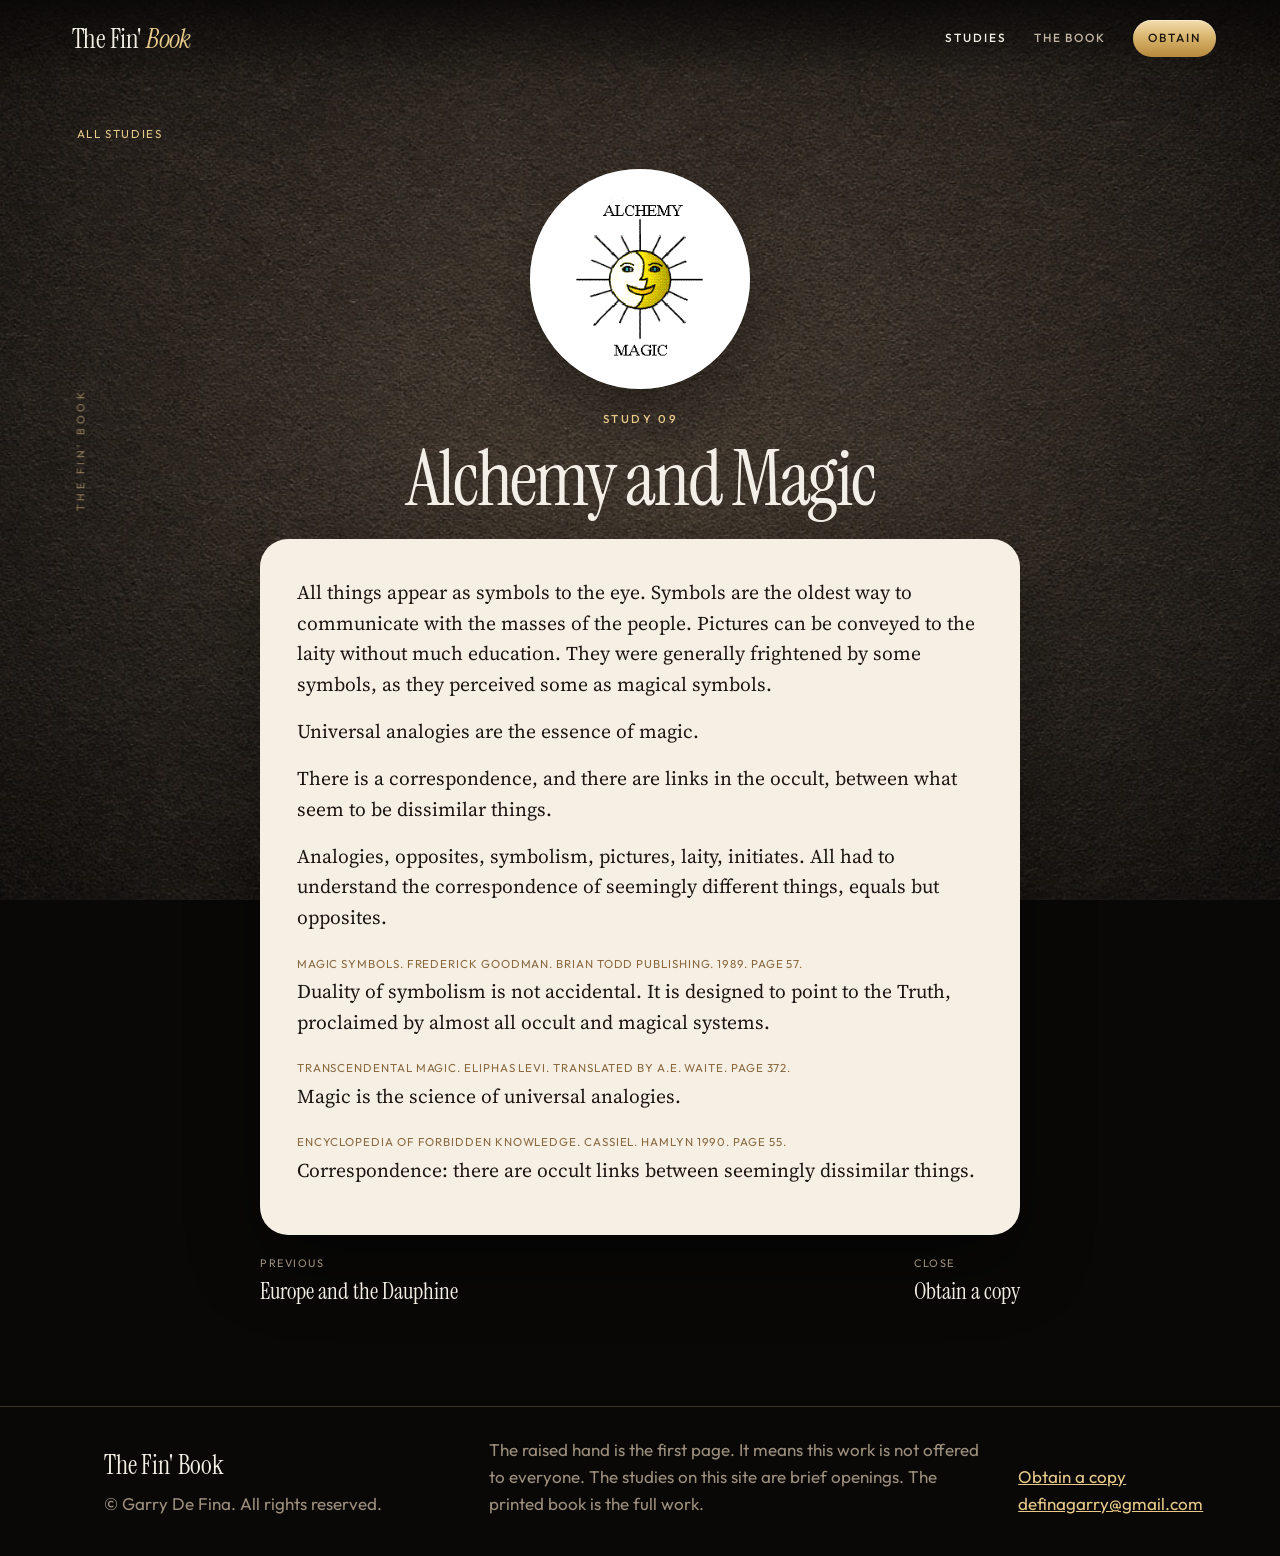
<file: magic.html>
<!DOCTYPE html>
<html lang="en">
<head>
  <meta charset="utf-8">
  <meta name="viewport" content="width=device-width, initial-scale=1">
  <title>Alchemy and Magic — The Fin' Book</title>
  <meta name="description" content="Alchemy and Magic, a study from The Fin' Book by Garry De Fina.">
  <meta name="author" content="Garry De Fina">
  <meta name="theme-color" content="#090807">
  <link rel="icon" href="favicon.svg" type="image/svg+xml">
  <link rel="stylesheet" href="css/fonts.css">
  <link rel="stylesheet" href="css/site.css">
</head>
<body>
  <a class="skip" href="#content">Skip to content</a>
  <p class="spine">The Fin' Book</p>
  <header class="nav">
    <a class="wordmark" href="index.html">The Fin' <i>Book</i></a>
    <button class="nav-toggle" type="button" aria-expanded="false" aria-controls="site-nav">
      <span class="sr-only">Menu</span>
      <span class="bars"></span>
    </button>
    <nav id="site-nav">
      <a href="studies.html" aria-current="page">Studies</a>
      <a href="book.html">The book</a>
      <a href="order.html" class="nav-cta">Obtain</a>
    </nav>
  </header>
  
  <main class="reading-page" id="content">
    <a class="back" href="studies.html">All studies</a>
    <figure class="study-mark"><img src="assets/magic.gif" alt="Alchemy and magic."></figure>
    <p class="eyebrow">Study 09</p>
    <h1>Alchemy and Magic</h1>
    <article class="sheet prose">
<p>All things appear as symbols to the eye. Symbols are the oldest way to communicate with the masses of the people. Pictures can be conveyed to the laity without much education. They were generally frightened by some symbols, as they perceived some as magical symbols.</p>
<p>Universal analogies are the essence of magic.</p>
<p>There is a correspondence, and there are links in the occult, between what seem to be dissimilar things.</p>
<p>Analogies, opposites, symbolism, pictures, laity, initiates. All had to understand the correspondence of seemingly different things, equals but opposites.</p>
<p class="source">Magic Symbols. Frederick Goodman. Brian Todd Publishing. 1989. Page 57.</p>
<p>Duality of symbolism is not accidental. It is designed to point to the Truth, proclaimed by almost all occult and magical systems.</p>
<p class="source">Transcendental Magic. Eliphas Levi. Translated by A.E. Waite. Page 372.</p>
<p>Magic is the science of universal analogies.</p>
<p class="source">Encyclopedia of Forbidden Knowledge. Cassiel. Hamlyn 1990. Page 55.</p>
<p>Correspondence: there are occult links between seemingly dissimilar things.</p>
</article>
    <nav class="pager"><a href="dauphine.html"><span>Previous</span><strong>Europe and the Dauphine</strong></a><a href="order.html"><span>Close</span><strong>Obtain a copy</strong></a></nav>
  </main>

  <footer class="foot">
    <div>
      <p class="title">The Fin' Book</p>
      <p>&copy; Garry De Fina. All rights reserved.</p>
    </div>
    <p>The raised hand is the first page. It means this work is not offered to everyone. The studies on this site are brief openings. The printed book is the full work.</p>
    <p><a href="order.html">Obtain a copy</a><br><a href="mailto:definagarry@gmail.com">definagarry@gmail.com</a></p>
  </footer>
  <script src="js/site.js"></script>
</body>
</html>
</file>
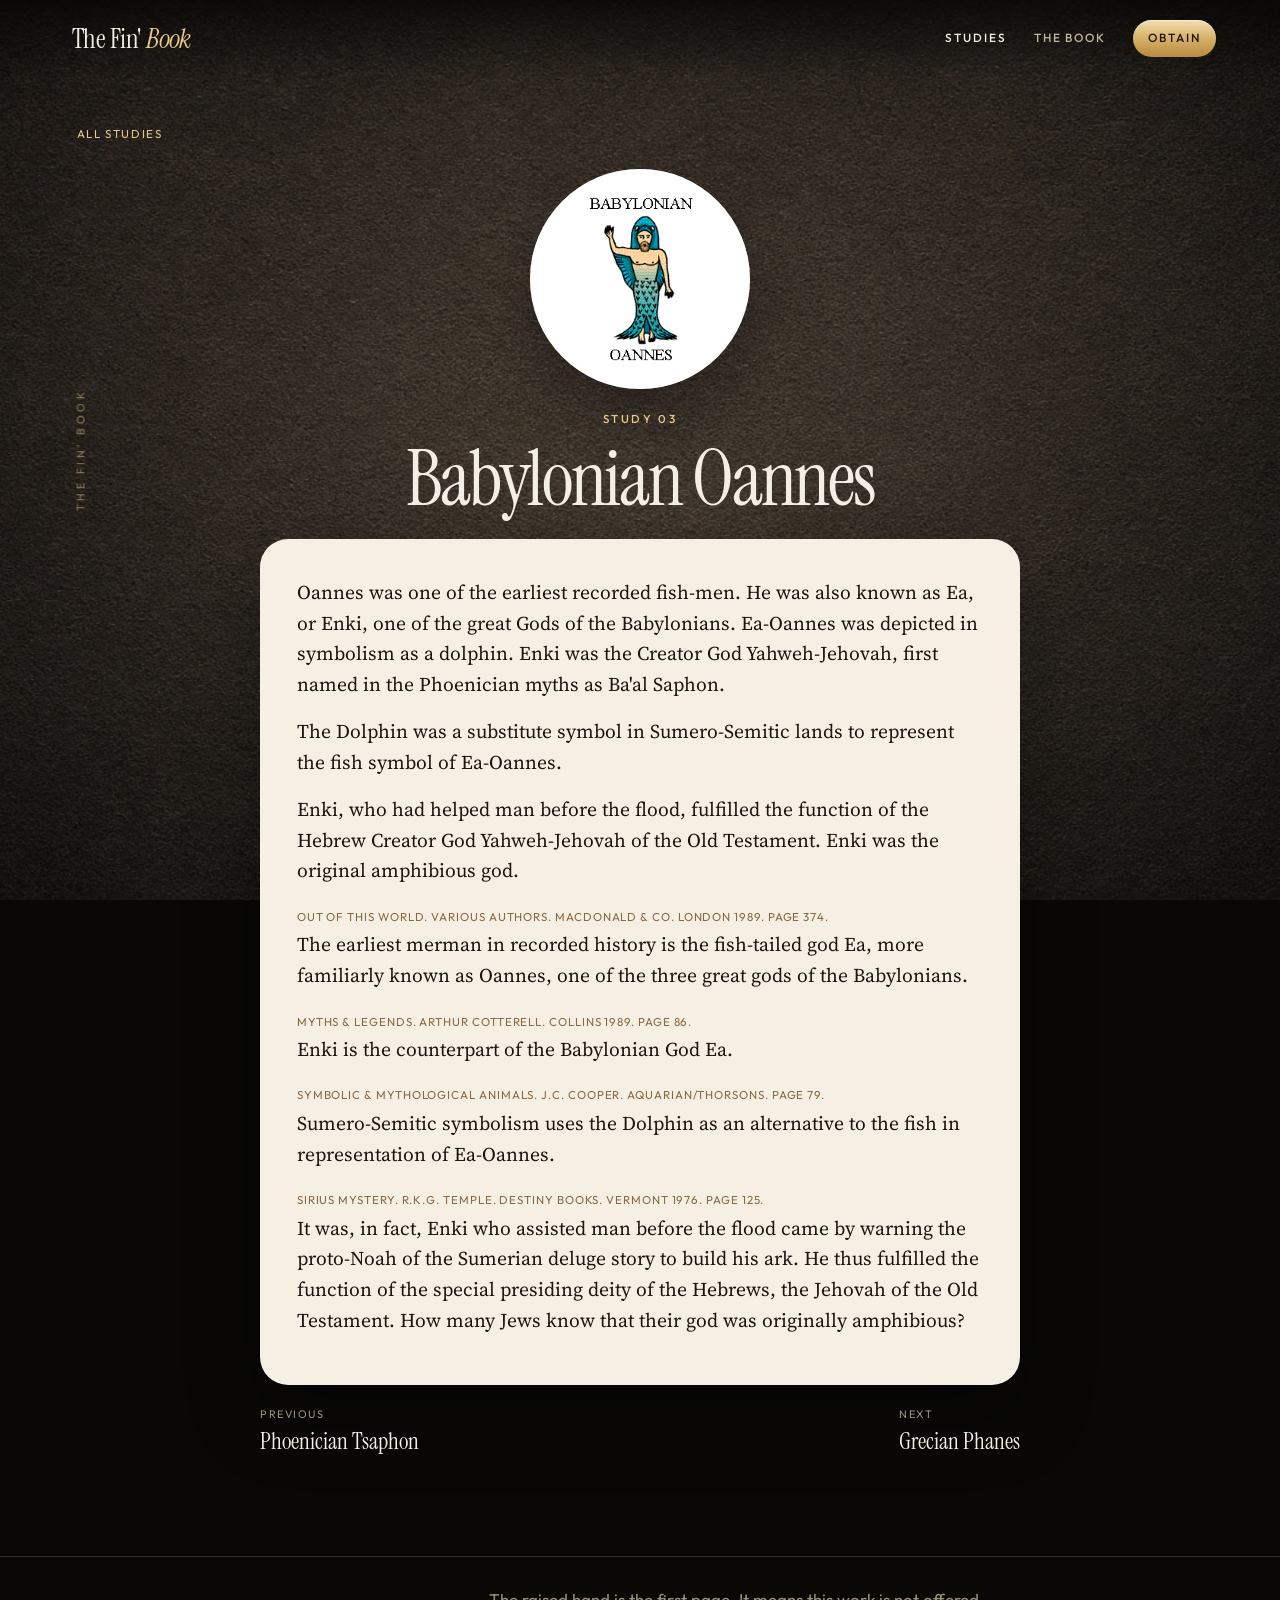
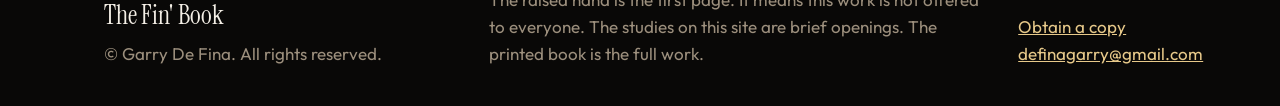
<file: oannes.html>
<!DOCTYPE html>
<html lang="en">
<head>
  <meta charset="utf-8">
  <meta name="viewport" content="width=device-width, initial-scale=1">
  <title>Babylonian Oannes — The Fin' Book</title>
  <meta name="description" content="Babylonian Oannes, a study from The Fin' Book by Garry De Fina.">
  <meta name="author" content="Garry De Fina">
  <meta name="theme-color" content="#090807">
  <link rel="icon" href="favicon.svg" type="image/svg+xml">
  <link rel="stylesheet" href="css/fonts.css">
  <link rel="stylesheet" href="css/site.css">
</head>
<body>
  <a class="skip" href="#content">Skip to content</a>
  <p class="spine">The Fin' Book</p>
  <header class="nav">
    <a class="wordmark" href="index.html">The Fin' <i>Book</i></a>
    <button class="nav-toggle" type="button" aria-expanded="false" aria-controls="site-nav">
      <span class="sr-only">Menu</span>
      <span class="bars"></span>
    </button>
    <nav id="site-nav">
      <a href="studies.html" aria-current="page">Studies</a>
      <a href="book.html">The book</a>
      <a href="order.html" class="nav-cta">Obtain</a>
    </nav>
  </header>
  
  <main class="reading-page" id="content">
    <a class="back" href="studies.html">All studies</a>
    <figure class="study-mark"><img src="assets/oannes.gif" alt="Babylonian Oannes."></figure>
    <p class="eyebrow">Study 03</p>
    <h1>Babylonian Oannes</h1>
    <article class="sheet prose">
<p>Oannes was one of the earliest recorded fish-men. He was also known as Ea, or Enki, one of the great Gods of the Babylonians. Ea-Oannes was depicted in symbolism as a dolphin. Enki was the Creator God Yahweh-Jehovah, first named in the Phoenician myths as Ba'al Saphon.</p>
<p>The Dolphin was a substitute symbol in Sumero-Semitic lands to represent the fish symbol of Ea-Oannes.</p>
<p>Enki, who had helped man before the flood, fulfilled the function of the Hebrew Creator God Yahweh-Jehovah of the Old Testament. Enki was the original amphibious god.</p>
<p class="source">Out of This World. Various Authors. Macdonald &amp; Co. London 1989. Page 374.</p>
<p>The earliest merman in recorded history is the fish-tailed god Ea, more familiarly known as Oannes, one of the three great gods of the Babylonians.</p>
<p class="source">Myths &amp; Legends. Arthur Cotterell. Collins 1989. Page 86.</p>
<p>Enki is the counterpart of the Babylonian God Ea.</p>
<p class="source">Symbolic &amp; Mythological Animals. J.C. Cooper. Aquarian/Thorsons. Page 79.</p>
<p>Sumero-Semitic symbolism uses the Dolphin as an alternative to the fish in representation of Ea-Oannes.</p>
<p class="source">Sirius Mystery. R.K.G. Temple. Destiny Books. Vermont 1976. Page 125.</p>
<p>It was, in fact, Enki who assisted man before the flood came by warning the proto-Noah of the Sumerian deluge story to build his ark. He thus fulfilled the function of the special presiding deity of the Hebrews, the Jehovah of the Old Testament. How many Jews know that their god was originally amphibious?</p>
</article>
    <nav class="pager"><a href="tsaphon.html"><span>Previous</span><strong>Phoenician Tsaphon</strong></a><a href="phanes.html"><span>Next</span><strong>Grecian Phanes</strong></a></nav>
  </main>

  <footer class="foot">
    <div>
      <p class="title">The Fin' Book</p>
      <p>&copy; Garry De Fina. All rights reserved.</p>
    </div>
    <p>The raised hand is the first page. It means this work is not offered to everyone. The studies on this site are brief openings. The printed book is the full work.</p>
    <p><a href="order.html">Obtain a copy</a><br><a href="mailto:definagarry@gmail.com">definagarry@gmail.com</a></p>
  </footer>
  <script src="js/site.js"></script>
</body>
</html>
</file>
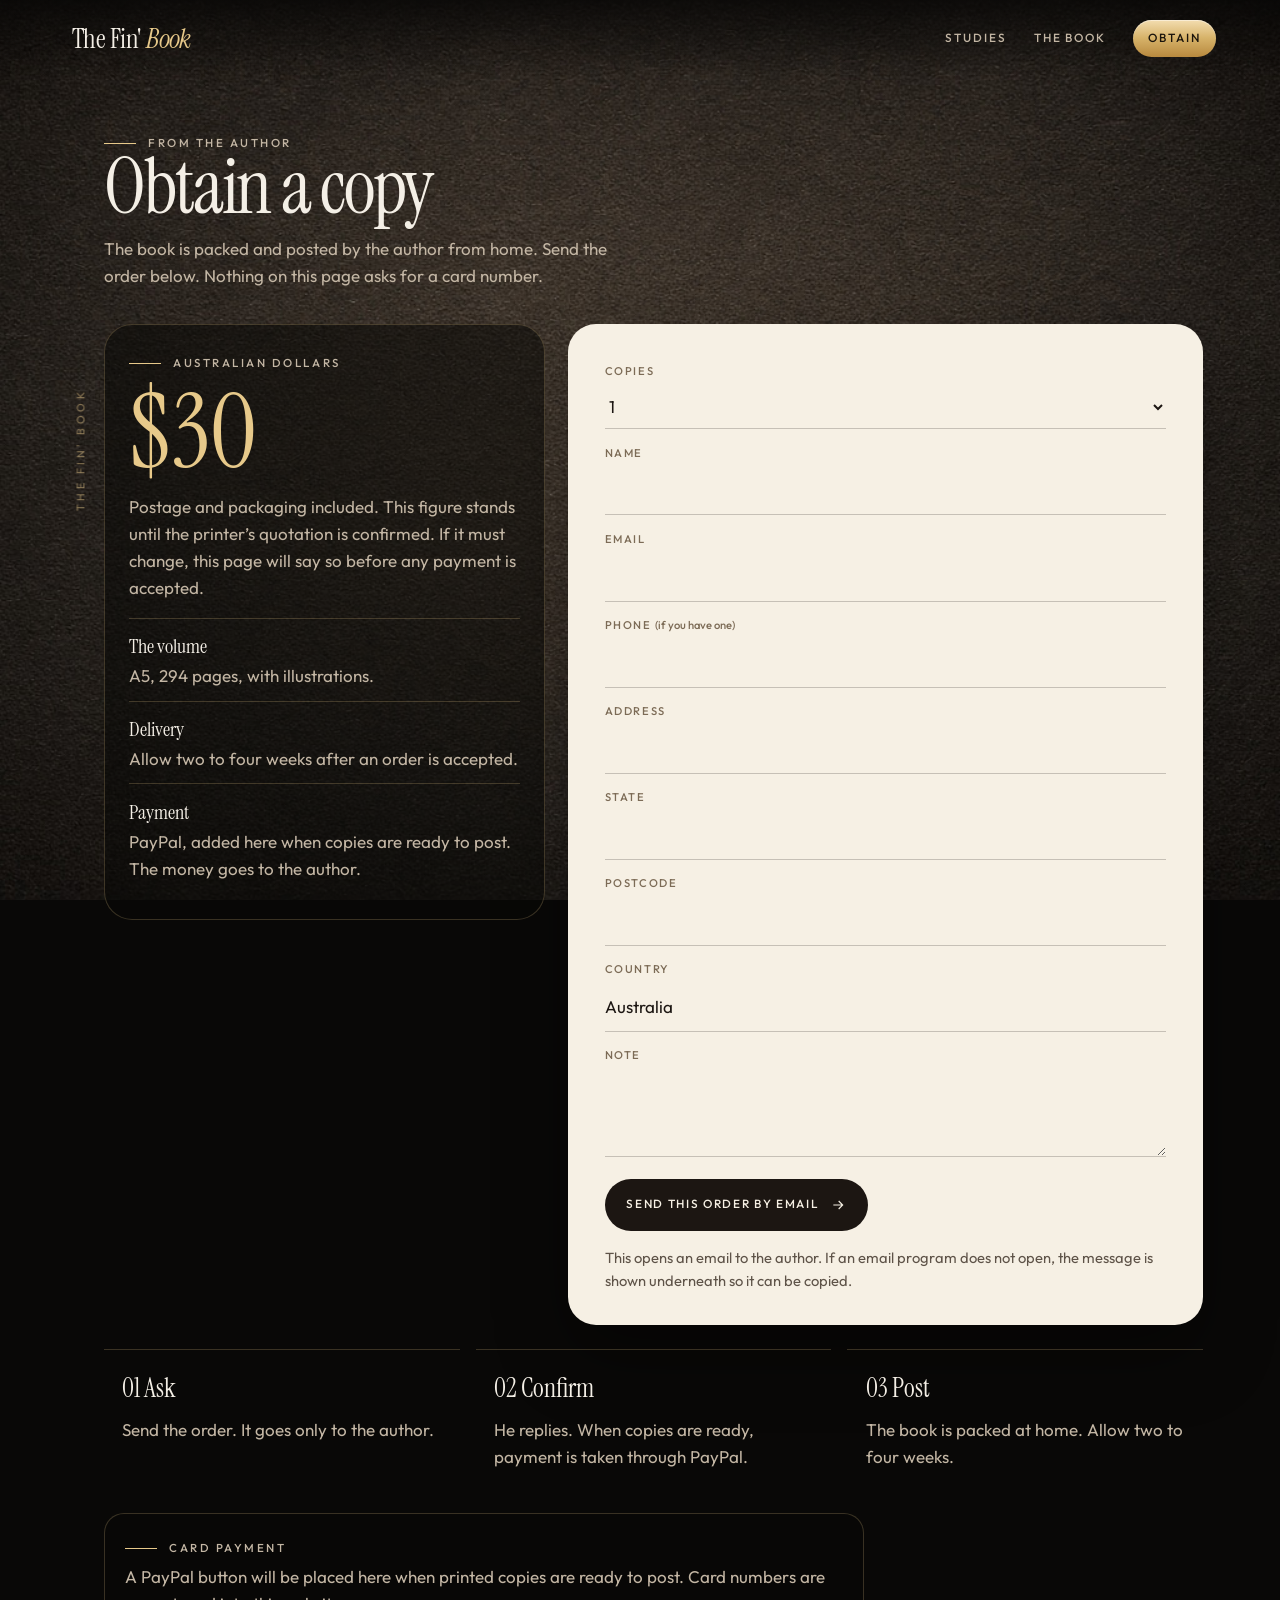
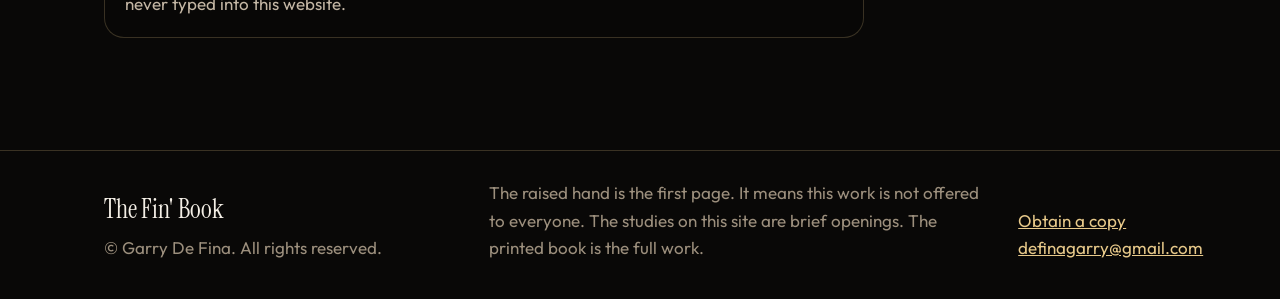
<file: order.html>
<!DOCTYPE html>
<html lang="en">
<head>
  <meta charset="utf-8">
  <meta name="viewport" content="width=device-width, initial-scale=1">
  <title>Obtain a copy — The Fin' Book</title>
  <meta name="description" content="Order The Fin' Book. $30 Australian, postage and packaging included. Posted by the author.">
  <meta name="author" content="Garry De Fina">
  <meta name="theme-color" content="#090807">
  <link rel="icon" href="favicon.svg" type="image/svg+xml">
  <link rel="stylesheet" href="css/fonts.css">
  <link rel="stylesheet" href="css/site.css">
</head>
<body>
  <a class="skip" href="#content">Skip to content</a>
  <p class="spine">The Fin' Book</p>
  <header class="nav">
    <a class="wordmark" href="index.html">The Fin' <i>Book</i></a>
    <button class="nav-toggle" type="button" aria-expanded="false" aria-controls="site-nav">
      <span class="sr-only">Menu</span>
      <span class="bars"></span>
    </button>
    <nav id="site-nav">
      <a href="studies.html">Studies</a>
      <a href="book.html">The book</a>
      <a href="order.html" class="nav-cta" aria-current="page">Obtain</a>
    </nav>
  </header>
  
  <main class="page" id="content">
    <div class="page-intro">
      <p class="eyebrow">From the author</p>
      <h1>Obtain a copy</h1>
      <p>The book is packed and posted by the author from home. Send the order below. Nothing on this page asks for a card number.</p>
    </div>
    <div class="obtain">
      <aside class="price-card">
        <p class="eyebrow">Australian dollars</p>
        <p class="amount">$30</p>
        <p>Postage and packaging included. This figure stands until the printer’s quotation is confirmed. If it must change, this page will say so before any payment is accepted.</p>
        <ul>
          <li><b>The volume</b>A5, 294 pages, with illustrations.</li>
          <li><b>Delivery</b>Allow two to four weeks after an order is accepted.</li>
          <li><b>Payment</b>PayPal, added here when copies are ready to post. The money goes to the author.</li>
        </ul>
      </aside>
      <div class="sheet">
        <form id="order-form">
          <div class="field">
            <label for="copies">Copies</label>
            <select id="copies" name="copies">
              <option>1</option><option>2</option><option>3</option><option>4</option><option>5</option>
            </select>
          </div>
          <div class="field">
            <label for="name">Name</label>
            <input id="name" name="name" autocomplete="name" required>
          </div>
          <div class="field">
            <label for="email">Email</label>
            <input id="email" name="email" type="email" autocomplete="email" required>
          </div>
          <div class="field">
            <label for="phone">Phone <span style="letter-spacing:0;text-transform:none">(if you have one)</span></label>
            <input id="phone" name="phone" type="tel" autocomplete="tel">
          </div>
          <div class="field">
            <label for="address">Address</label>
            <input id="address" name="address" autocomplete="street-address" required>
          </div>
          <div class="field">
            <label for="state">State</label>
            <input id="state" name="state" autocomplete="address-level1" required>
          </div>
          <div class="field">
            <label for="postcode">Postcode</label>
            <input id="postcode" name="postcode" autocomplete="postal-code" required>
          </div>
          <div class="field">
            <label for="country">Country</label>
            <input id="country" name="country" autocomplete="country-name" value="Australia" required>
          </div>
          <div class="field">
            <label for="note">Note</label>
            <textarea id="note" name="note"></textarea>
          </div>
          <div class="form-actions">
            <button class="btn btn-dark" type="submit">Send this order by email <svg viewBox="0 0 24 24" fill="none" stroke="currentColor" stroke-width="1.7" aria-hidden="true"><path d="M5 12h14M13 6l6 6-6 6"/></svg></button>
          </div>
          <p class="fine">This opens an email to the author. If an email program does not open, the message is shown underneath so it can be copied.</p>
          <div id="order-status" hidden>
            <p class="fine">Your email program should open with this order. If it does not, copy the message and send it to <a href="mailto:definagarry@gmail.com">definagarry@gmail.com</a>.</p>
            <pre id="order-copy"></pre>
          </div>
        </form>
      </div>
    </div>
    <div class="steps" aria-label="How a copy is sent">
      <div class="step"><b>01 Ask</b><span>Send the order. It goes only to the author.</span></div>
      <div class="step"><b>02 Confirm</b><span>He replies. When copies are ready, payment is taken through PayPal.</span></div>
      <div class="step"><b>03 Post</b><span>The book is packed at home. Allow two to four weeks.</span></div>
    </div>
    <div class="pay-note">
      <p class="eyebrow">Card payment</p>
      <p>A PayPal button will be placed here when printed copies are ready to post. Card numbers are never typed into this website.</p>
    </div>
  </main>

  <footer class="foot">
    <div>
      <p class="title">The Fin' Book</p>
      <p>&copy; Garry De Fina. All rights reserved.</p>
    </div>
    <p>The raised hand is the first page. It means this work is not offered to everyone. The studies on this site are brief openings. The printed book is the full work.</p>
    <p><a href="order.html">Obtain a copy</a><br><a href="mailto:definagarry@gmail.com">definagarry@gmail.com</a></p>
  </footer>
  <script src="js/site.js"></script>
</body>
</html>
</file>
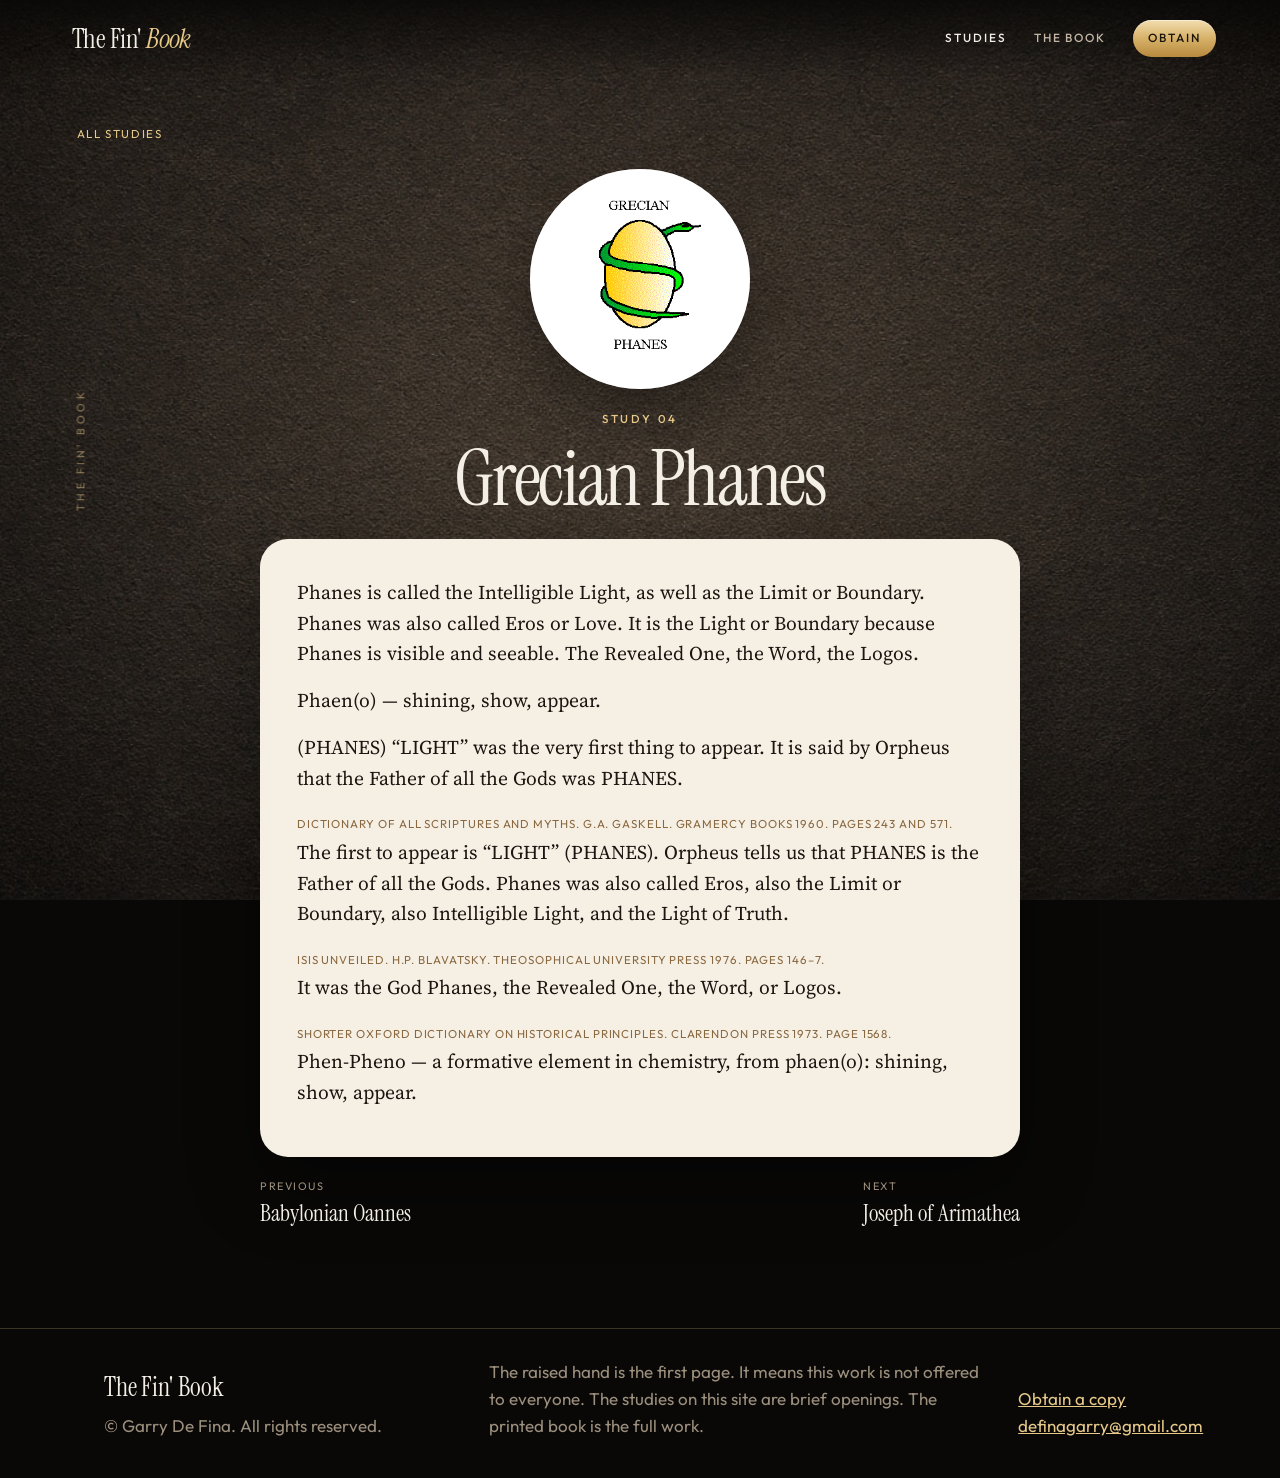
<file: phanes.html>
<!DOCTYPE html>
<html lang="en">
<head>
  <meta charset="utf-8">
  <meta name="viewport" content="width=device-width, initial-scale=1">
  <title>Grecian Phanes — The Fin' Book</title>
  <meta name="description" content="Grecian Phanes, a study from The Fin' Book by Garry De Fina.">
  <meta name="author" content="Garry De Fina">
  <meta name="theme-color" content="#090807">
  <link rel="icon" href="favicon.svg" type="image/svg+xml">
  <link rel="stylesheet" href="css/fonts.css">
  <link rel="stylesheet" href="css/site.css">
</head>
<body>
  <a class="skip" href="#content">Skip to content</a>
  <p class="spine">The Fin' Book</p>
  <header class="nav">
    <a class="wordmark" href="index.html">The Fin' <i>Book</i></a>
    <button class="nav-toggle" type="button" aria-expanded="false" aria-controls="site-nav">
      <span class="sr-only">Menu</span>
      <span class="bars"></span>
    </button>
    <nav id="site-nav">
      <a href="studies.html" aria-current="page">Studies</a>
      <a href="book.html">The book</a>
      <a href="order.html" class="nav-cta">Obtain</a>
    </nav>
  </header>
  
  <main class="reading-page" id="content">
    <a class="back" href="studies.html">All studies</a>
    <figure class="study-mark"><img src="assets/phanes.gif" alt="Grecian Phanes."></figure>
    <p class="eyebrow">Study 04</p>
    <h1>Grecian Phanes</h1>
    <article class="sheet prose">
<p>Phanes is called the Intelligible Light, as well as the Limit or Boundary. Phanes was also called Eros or Love. It is the Light or Boundary because Phanes is visible and seeable. The Revealed One, the Word, the Logos.</p>
<p>Phaen(o) — shining, show, appear.</p>
<p>(PHANES) “LIGHT” was the very first thing to appear. It is said by Orpheus that the Father of all the Gods was PHANES.</p>
<p class="source">Dictionary of all Scriptures and Myths. G.A. Gaskell. Gramercy Books 1960. Pages 243 and 571.</p>
<p>The first to appear is “LIGHT” (PHANES). Orpheus tells us that PHANES is the Father of all the Gods. Phanes was also called Eros, also the Limit or Boundary, also Intelligible Light, and the Light of Truth.</p>
<p class="source">Isis Unveiled. H.P. Blavatsky. Theosophical University Press 1976. Pages 146–7.</p>
<p>It was the God Phanes, the Revealed One, the Word, or Logos.</p>
<p class="source">Shorter Oxford Dictionary on Historical Principles. Clarendon Press 1973. Page 1568.</p>
<p>Phen-Pheno — a formative element in chemistry, from phaen(o): shining, show, appear.</p>
</article>
    <nav class="pager"><a href="oannes.html"><span>Previous</span><strong>Babylonian Oannes</strong></a><a href="joseph.html"><span>Next</span><strong>Joseph of Arimathea</strong></a></nav>
  </main>

  <footer class="foot">
    <div>
      <p class="title">The Fin' Book</p>
      <p>&copy; Garry De Fina. All rights reserved.</p>
    </div>
    <p>The raised hand is the first page. It means this work is not offered to everyone. The studies on this site are brief openings. The printed book is the full work.</p>
    <p><a href="order.html">Obtain a copy</a><br><a href="mailto:definagarry@gmail.com">definagarry@gmail.com</a></p>
  </footer>
  <script src="js/site.js"></script>
</body>
</html>
</file>
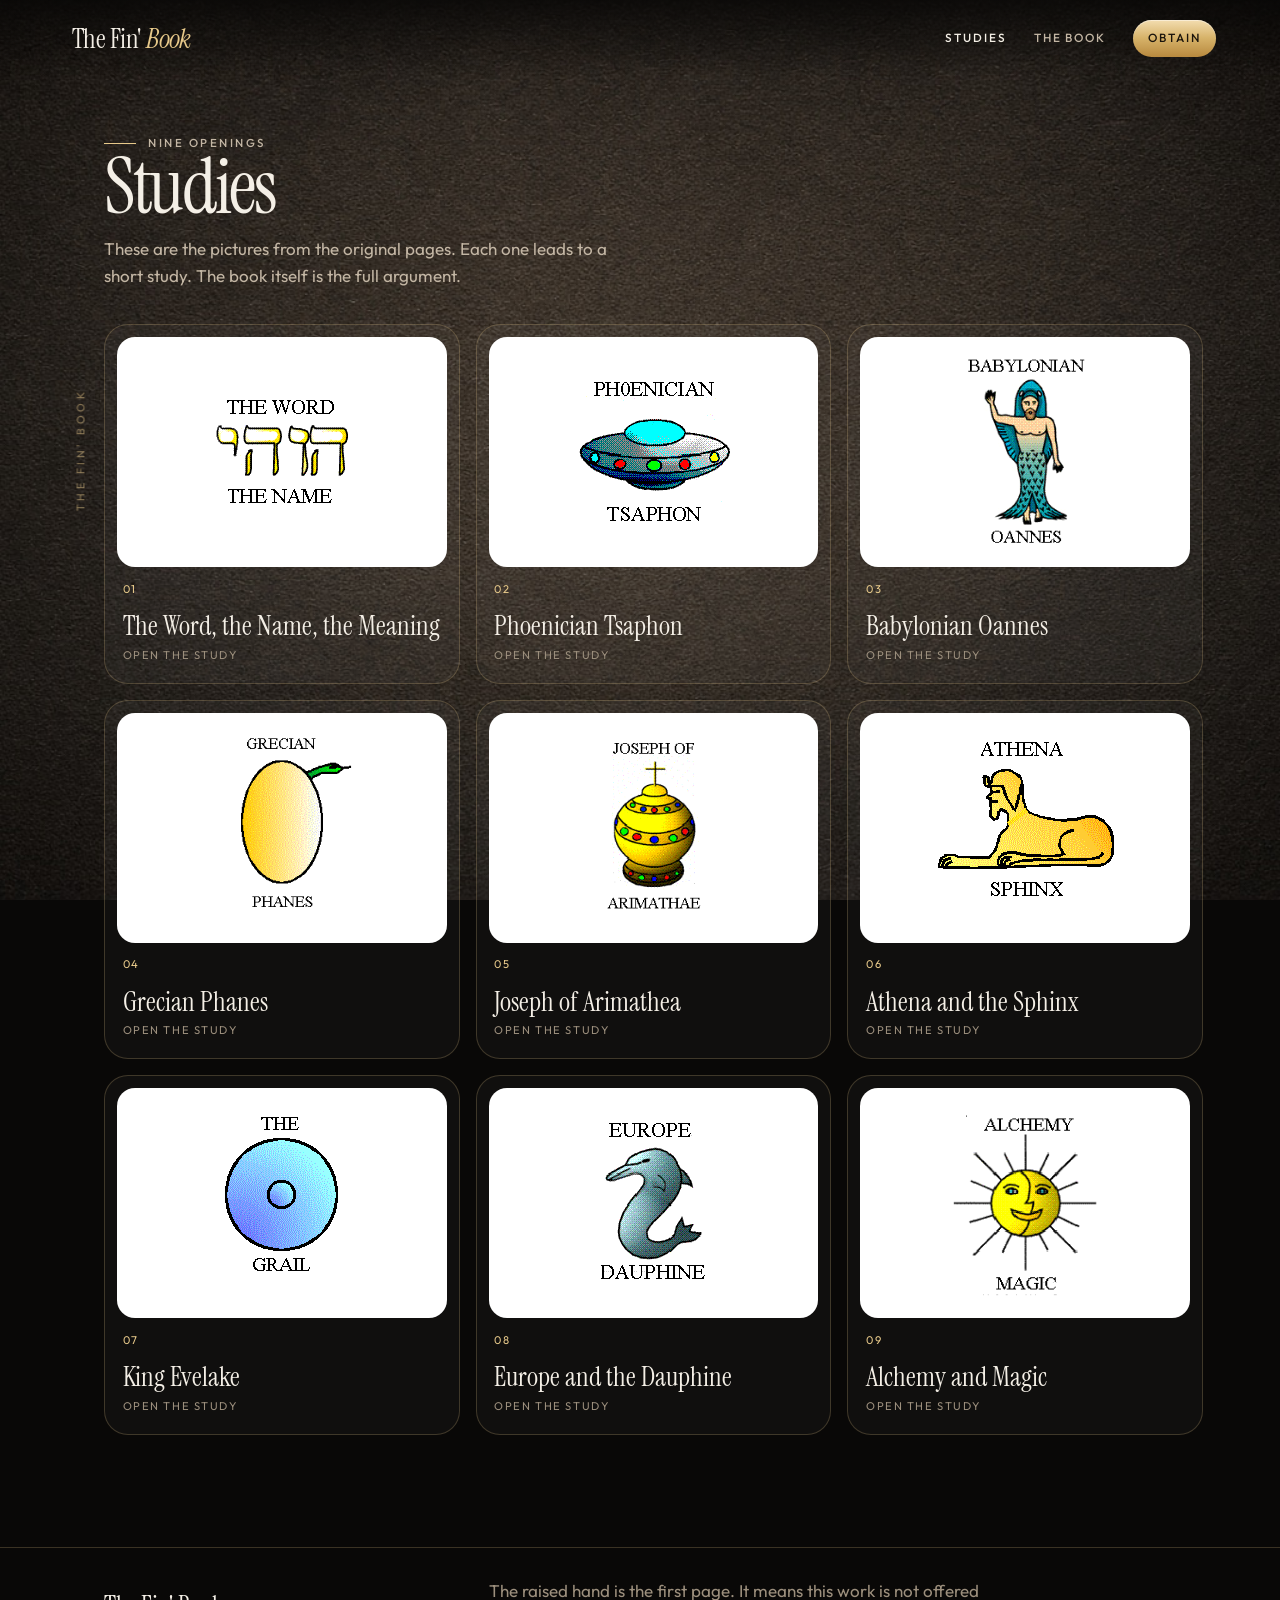
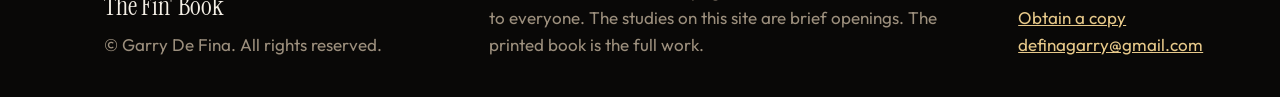
<file: studies.html>
<!DOCTYPE html>
<html lang="en">
<head>
  <meta charset="utf-8">
  <meta name="viewport" content="width=device-width, initial-scale=1">
  <title>Studies — The Fin' Book</title>
  <meta name="description" content="Nine short studies from The Fin' Book by Garry De Fina.">
  <meta name="author" content="Garry De Fina">
  <meta name="theme-color" content="#090807">
  <link rel="icon" href="favicon.svg" type="image/svg+xml">
  <link rel="stylesheet" href="css/fonts.css">
  <link rel="stylesheet" href="css/site.css">
</head>
<body>
  <a class="skip" href="#content">Skip to content</a>
  <p class="spine">The Fin' Book</p>
  <header class="nav">
    <a class="wordmark" href="index.html">The Fin' <i>Book</i></a>
    <button class="nav-toggle" type="button" aria-expanded="false" aria-controls="site-nav">
      <span class="sr-only">Menu</span>
      <span class="bars"></span>
    </button>
    <nav id="site-nav">
      <a href="studies.html" aria-current="page">Studies</a>
      <a href="book.html">The book</a>
      <a href="order.html" class="nav-cta">Obtain</a>
    </nav>
  </header>
  
  <main class="page" id="content">
    <div class="page-intro">
      <p class="eyebrow">Nine openings</p>
      <h1>Studies</h1>
      <p>These are the pictures from the original pages. Each one leads to a short study. The book itself is the full argument.</p>
    </div>
    <div class="gallery">
      <a class="study-card" href="word.html">
        <span class="plate"><img src="assets/the-name.gif" alt=""></span>
        <span class="num">01</span>
        <span><strong>The Word, the Name, the Meaning</strong><em>Open the study</em></span>
      </a>
<a class="study-card" href="tsaphon.html">
        <span class="plate"><img src="assets/tsaphon.gif" alt=""></span>
        <span class="num">02</span>
        <span><strong>Phoenician Tsaphon</strong><em>Open the study</em></span>
      </a>
<a class="study-card" href="oannes.html">
        <span class="plate"><img src="assets/oannes.gif" alt=""></span>
        <span class="num">03</span>
        <span><strong>Babylonian Oannes</strong><em>Open the study</em></span>
      </a>
<a class="study-card" href="phanes.html">
        <span class="plate"><img src="assets/phanes.gif" alt=""></span>
        <span class="num">04</span>
        <span><strong>Grecian Phanes</strong><em>Open the study</em></span>
      </a>
<a class="study-card" href="joseph.html">
        <span class="plate"><img src="assets/joseph.gif" alt=""></span>
        <span class="num">05</span>
        <span><strong>Joseph of Arimathea</strong><em>Open the study</em></span>
      </a>
<a class="study-card" href="athena.html">
        <span class="plate"><img src="assets/athena.gif" alt=""></span>
        <span class="num">06</span>
        <span><strong>Athena and the Sphinx</strong><em>Open the study</em></span>
      </a>
<a class="study-card" href="evelake.html">
        <span class="plate"><img src="assets/evelake.gif" alt=""></span>
        <span class="num">07</span>
        <span><strong>King Evelake</strong><em>Open the study</em></span>
      </a>
<a class="study-card" href="dauphine.html">
        <span class="plate"><img src="assets/dauphine.gif" alt=""></span>
        <span class="num">08</span>
        <span><strong>Europe and the Dauphine</strong><em>Open the study</em></span>
      </a>
<a class="study-card" href="magic.html">
        <span class="plate"><img src="assets/magic.gif" alt=""></span>
        <span class="num">09</span>
        <span><strong>Alchemy and Magic</strong><em>Open the study</em></span>
      </a>
    </div>
  </main>

  <footer class="foot">
    <div>
      <p class="title">The Fin' Book</p>
      <p>&copy; Garry De Fina. All rights reserved.</p>
    </div>
    <p>The raised hand is the first page. It means this work is not offered to everyone. The studies on this site are brief openings. The printed book is the full work.</p>
    <p><a href="order.html">Obtain a copy</a><br><a href="mailto:definagarry@gmail.com">definagarry@gmail.com</a></p>
  </footer>
  <script src="js/site.js"></script>
</body>
</html>
</file>
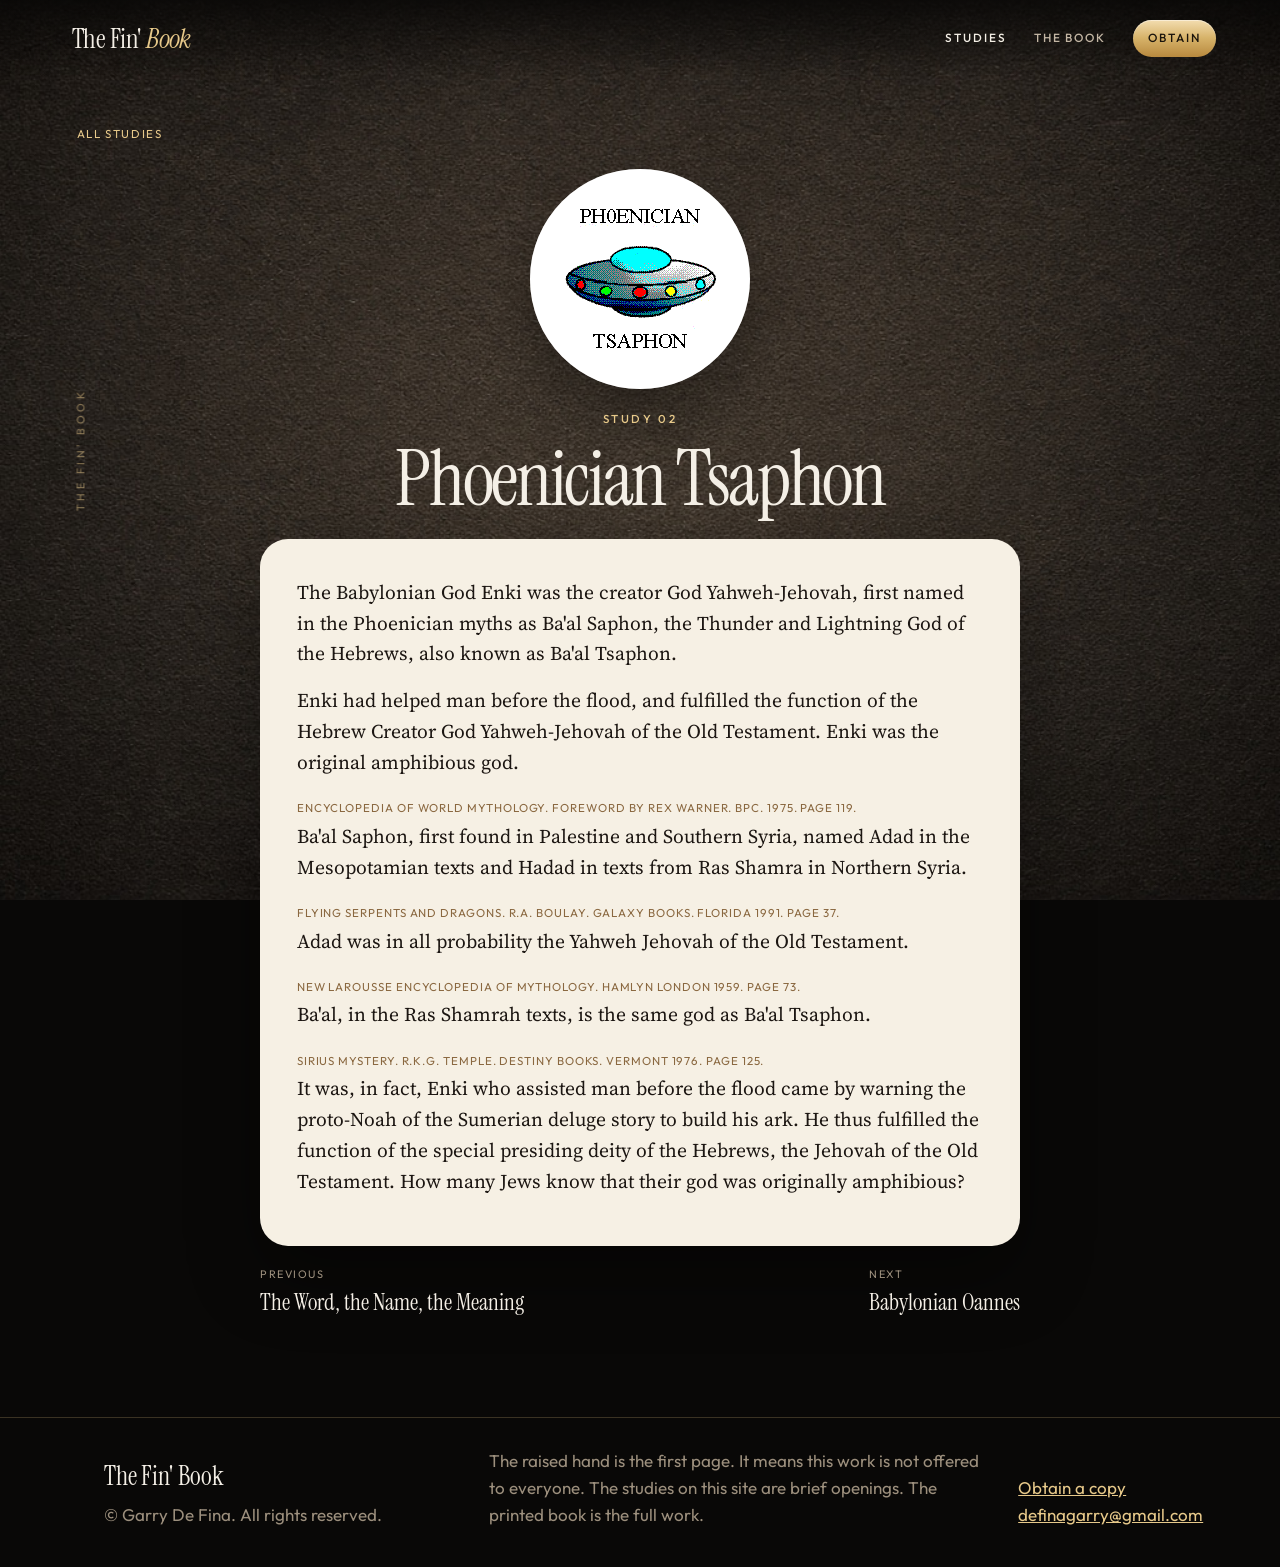
<file: tsaphon.html>
<!DOCTYPE html>
<html lang="en">
<head>
  <meta charset="utf-8">
  <meta name="viewport" content="width=device-width, initial-scale=1">
  <title>Phoenician Tsaphon — The Fin' Book</title>
  <meta name="description" content="Phoenician Tsaphon, a study from The Fin' Book by Garry De Fina.">
  <meta name="author" content="Garry De Fina">
  <meta name="theme-color" content="#090807">
  <link rel="icon" href="favicon.svg" type="image/svg+xml">
  <link rel="stylesheet" href="css/fonts.css">
  <link rel="stylesheet" href="css/site.css">
</head>
<body>
  <a class="skip" href="#content">Skip to content</a>
  <p class="spine">The Fin' Book</p>
  <header class="nav">
    <a class="wordmark" href="index.html">The Fin' <i>Book</i></a>
    <button class="nav-toggle" type="button" aria-expanded="false" aria-controls="site-nav">
      <span class="sr-only">Menu</span>
      <span class="bars"></span>
    </button>
    <nav id="site-nav">
      <a href="studies.html" aria-current="page">Studies</a>
      <a href="book.html">The book</a>
      <a href="order.html" class="nav-cta">Obtain</a>
    </nav>
  </header>
  
  <main class="reading-page" id="content">
    <a class="back" href="studies.html">All studies</a>
    <figure class="study-mark"><img src="assets/tsaphon.gif" alt="Phoenician Tsaphon."></figure>
    <p class="eyebrow">Study 02</p>
    <h1>Phoenician Tsaphon</h1>
    <article class="sheet prose">
<p>The Babylonian God Enki was the creator God Yahweh-Jehovah, first named in the Phoenician myths as Ba'al Saphon, the Thunder and Lightning God of the Hebrews, also known as Ba'al Tsaphon.</p>
<p>Enki had helped man before the flood, and fulfilled the function of the Hebrew Creator God Yahweh-Jehovah of the Old Testament. Enki was the original amphibious god.</p>
<p class="source">Encyclopedia of World Mythology. Foreword by Rex Warner. BPC. 1975. Page 119.</p>
<p>Ba'al Saphon, first found in Palestine and Southern Syria, named Adad in the Mesopotamian texts and Hadad in texts from Ras Shamra in Northern Syria.</p>
<p class="source">Flying Serpents and Dragons. R.A. Boulay. Galaxy Books. Florida 1991. Page 37.</p>
<p>Adad was in all probability the Yahweh Jehovah of the Old Testament.</p>
<p class="source">New Larousse Encyclopedia of Mythology. Hamlyn London 1959. Page 73.</p>
<p>Ba'al, in the Ras Shamrah texts, is the same god as Ba'al Tsaphon.</p>
<p class="source">Sirius Mystery. R.K.G. Temple. Destiny Books. Vermont 1976. Page 125.</p>
<p>It was, in fact, Enki who assisted man before the flood came by warning the proto-Noah of the Sumerian deluge story to build his ark. He thus fulfilled the function of the special presiding deity of the Hebrews, the Jehovah of the Old Testament. How many Jews know that their god was originally amphibious?</p>
</article>
    <nav class="pager"><a href="word.html"><span>Previous</span><strong>The Word, the Name, the Meaning</strong></a><a href="oannes.html"><span>Next</span><strong>Babylonian Oannes</strong></a></nav>
  </main>

  <footer class="foot">
    <div>
      <p class="title">The Fin' Book</p>
      <p>&copy; Garry De Fina. All rights reserved.</p>
    </div>
    <p>The raised hand is the first page. It means this work is not offered to everyone. The studies on this site are brief openings. The printed book is the full work.</p>
    <p><a href="order.html">Obtain a copy</a><br><a href="mailto:definagarry@gmail.com">definagarry@gmail.com</a></p>
  </footer>
  <script src="js/site.js"></script>
</body>
</html>
</file>
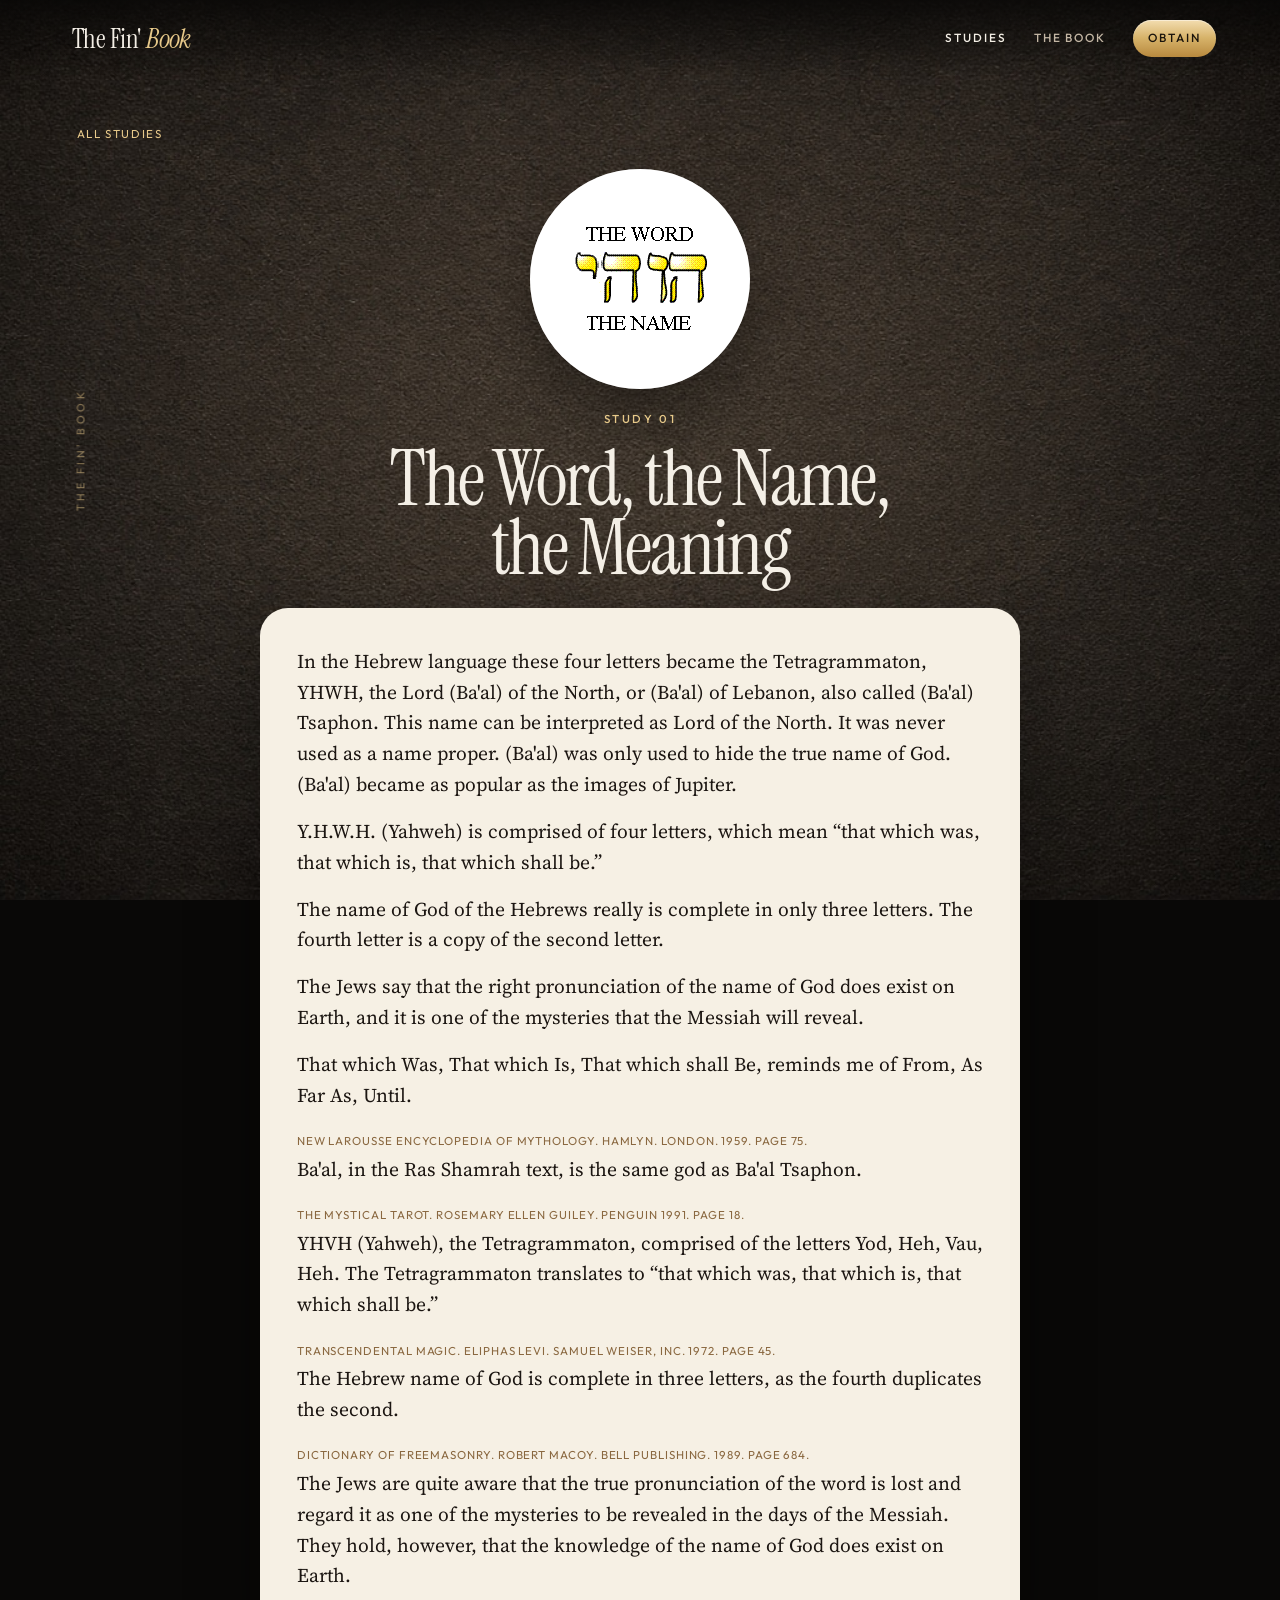
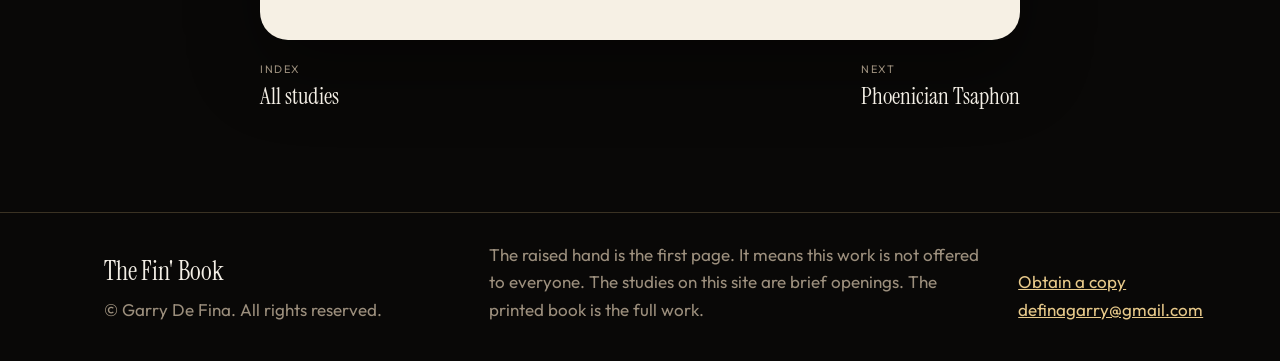
<file: word.html>
<!DOCTYPE html>
<html lang="en">
<head>
  <meta charset="utf-8">
  <meta name="viewport" content="width=device-width, initial-scale=1">
  <title>The Word, the Name, the Meaning — The Fin' Book</title>
  <meta name="description" content="The Word, the Name, the Meaning, a study from The Fin' Book by Garry De Fina.">
  <meta name="author" content="Garry De Fina">
  <meta name="theme-color" content="#090807">
  <link rel="icon" href="favicon.svg" type="image/svg+xml">
  <link rel="stylesheet" href="css/fonts.css">
  <link rel="stylesheet" href="css/site.css">
</head>
<body>
  <a class="skip" href="#content">Skip to content</a>
  <p class="spine">The Fin' Book</p>
  <header class="nav">
    <a class="wordmark" href="index.html">The Fin' <i>Book</i></a>
    <button class="nav-toggle" type="button" aria-expanded="false" aria-controls="site-nav">
      <span class="sr-only">Menu</span>
      <span class="bars"></span>
    </button>
    <nav id="site-nav">
      <a href="studies.html" aria-current="page">Studies</a>
      <a href="book.html">The book</a>
      <a href="order.html" class="nav-cta">Obtain</a>
    </nav>
  </header>
  
  <main class="reading-page" id="content">
    <a class="back" href="studies.html">All studies</a>
    <figure class="study-mark"><img src="assets/the-name.gif" alt="The four letters of the Name."></figure>
    <p class="eyebrow">Study 01</p>
    <h1>The Word, the Name, the Meaning</h1>
    <article class="sheet prose">
<p>In the Hebrew language these four letters became the Tetragrammaton, YHWH, the Lord (Ba'al) of the North, or (Ba'al) of Lebanon, also called (Ba'al) Tsaphon. This name can be interpreted as Lord of the North. It was never used as a name proper. (Ba'al) was only used to hide the true name of God. (Ba'al) became as popular as the images of Jupiter.</p>
<p>Y.H.W.H. (Yahweh) is comprised of four letters, which mean “that which was, that which is, that which shall be.”</p>
<p>The name of God of the Hebrews really is complete in only three letters. The fourth letter is a copy of the second letter.</p>
<p>The Jews say that the right pronunciation of the name of God does exist on Earth, and it is one of the mysteries that the Messiah will reveal.</p>
<p>That which Was, That which Is, That which shall Be, reminds me of From, As Far As, Until.</p>
<p class="source">New Larousse Encyclopedia of Mythology. Hamlyn. London. 1959. Page 75.</p>
<p>Ba'al, in the Ras Shamrah text, is the same god as Ba'al Tsaphon.</p>
<p class="source">The Mystical Tarot. Rosemary Ellen Guiley. Penguin 1991. Page 18.</p>
<p>YHVH (Yahweh), the Tetragrammaton, comprised of the letters Yod, Heh, Vau, Heh. The Tetragrammaton translates to “that which was, that which is, that which shall be.”</p>
<p class="source">Transcendental Magic. Eliphas Levi. Samuel Weiser, Inc. 1972. Page 45.</p>
<p>The Hebrew name of God is complete in three letters, as the fourth duplicates the second.</p>
<p class="source">Dictionary of Freemasonry. Robert Macoy. Bell Publishing. 1989. Page 684.</p>
<p>The Jews are quite aware that the true pronunciation of the word is lost and regard it as one of the mysteries to be revealed in the days of the Messiah. They hold, however, that the knowledge of the name of God does exist on Earth.</p>
</article>
    <nav class="pager"><a href="studies.html"><span>Index</span><strong>All studies</strong></a><a href="tsaphon.html"><span>Next</span><strong>Phoenician Tsaphon</strong></a></nav>
  </main>

  <footer class="foot">
    <div>
      <p class="title">The Fin' Book</p>
      <p>&copy; Garry De Fina. All rights reserved.</p>
    </div>
    <p>The raised hand is the first page. It means this work is not offered to everyone. The studies on this site are brief openings. The printed book is the full work.</p>
    <p><a href="order.html">Obtain a copy</a><br><a href="mailto:definagarry@gmail.com">definagarry@gmail.com</a></p>
  </footer>
  <script src="js/site.js"></script>
</body>
</html>
</file>
<file: css/fonts.css>
/* latin-ext */
@font-face {
  font-family: 'Instrument Serif';
  font-style: italic;
  font-weight: 400;
  font-display: swap;
  src: url(../fonts/jizHRFtNs2ka5fXjeivQ4LroWlx-6zAjgn7MsNo.woff2) format('woff2');
  unicode-range: U+0100-02BA, U+02BD-02C5, U+02C7-02CC, U+02CE-02D7, U+02DD-02FF, U+0304, U+0308, U+0329, U+1D00-1DBF, U+1E00-1E9F, U+1EF2-1EFF, U+2020, U+20A0-20AB, U+20AD-20C4, U+2113, U+2C60-2C7F, U+A720-A7FF;
}
/* latin */
@font-face {
  font-family: 'Instrument Serif';
  font-style: italic;
  font-weight: 400;
  font-display: swap;
  src: url(../fonts/jizHRFtNs2ka5fXjeivQ4LroWlx-6zAjjH7M.woff2) format('woff2');
  unicode-range: U+0000-00FF, U+0131, U+0152-0153, U+02BB-02BC, U+02C6, U+02DA, U+02DC, U+0304, U+0308, U+0329, U+2000-206F, U+20AC, U+2122, U+2191, U+2193, U+2212, U+2215, U+FEFF, U+FFFD;
}
/* latin-ext */
@font-face {
  font-family: 'Instrument Serif';
  font-style: normal;
  font-weight: 400;
  font-display: swap;
  src: url(../fonts/jizBRFtNs2ka5fXjeivQ4LroWlx-6zsTjmbI.woff2) format('woff2');
  unicode-range: U+0100-02BA, U+02BD-02C5, U+02C7-02CC, U+02CE-02D7, U+02DD-02FF, U+0304, U+0308, U+0329, U+1D00-1DBF, U+1E00-1E9F, U+1EF2-1EFF, U+2020, U+20A0-20AB, U+20AD-20C4, U+2113, U+2C60-2C7F, U+A720-A7FF;
}
/* latin */
@font-face {
  font-family: 'Instrument Serif';
  font-style: normal;
  font-weight: 400;
  font-display: swap;
  src: url(../fonts/jizBRFtNs2ka5fXjeivQ4LroWlx-6zUTjg.woff2) format('woff2');
  unicode-range: U+0000-00FF, U+0131, U+0152-0153, U+02BB-02BC, U+02C6, U+02DA, U+02DC, U+0304, U+0308, U+0329, U+2000-206F, U+20AC, U+2122, U+2191, U+2193, U+2212, U+2215, U+FEFF, U+FFFD;
}
/* latin-ext */
@font-face {
  font-family: 'Outfit';
  font-style: normal;
  font-weight: 300;
  font-display: swap;
  src: url(../fonts/QGYvz_MVcBeNP4NJuktqQ4E.woff2) format('woff2');
  unicode-range: U+0100-02BA, U+02BD-02C5, U+02C7-02CC, U+02CE-02D7, U+02DD-02FF, U+0304, U+0308, U+0329, U+1D00-1DBF, U+1E00-1E9F, U+1EF2-1EFF, U+2020, U+20A0-20AB, U+20AD-20C4, U+2113, U+2C60-2C7F, U+A720-A7FF;
}
/* latin */
@font-face {
  font-family: 'Outfit';
  font-style: normal;
  font-weight: 300;
  font-display: swap;
  src: url(../fonts/QGYvz_MVcBeNP4NJtEtq.woff2) format('woff2');
  unicode-range: U+0000-00FF, U+0131, U+0152-0153, U+02BB-02BC, U+02C6, U+02DA, U+02DC, U+0304, U+0308, U+0329, U+2000-206F, U+20AC, U+2122, U+2191, U+2193, U+2212, U+2215, U+FEFF, U+FFFD;
}
/* latin-ext */
@font-face {
  font-family: 'Outfit';
  font-style: normal;
  font-weight: 400;
  font-display: swap;
  src: url(../fonts/QGYvz_MVcBeNP4NJuktqQ4E.woff2) format('woff2');
  unicode-range: U+0100-02BA, U+02BD-02C5, U+02C7-02CC, U+02CE-02D7, U+02DD-02FF, U+0304, U+0308, U+0329, U+1D00-1DBF, U+1E00-1E9F, U+1EF2-1EFF, U+2020, U+20A0-20AB, U+20AD-20C4, U+2113, U+2C60-2C7F, U+A720-A7FF;
}
/* latin */
@font-face {
  font-family: 'Outfit';
  font-style: normal;
  font-weight: 400;
  font-display: swap;
  src: url(../fonts/QGYvz_MVcBeNP4NJtEtq.woff2) format('woff2');
  unicode-range: U+0000-00FF, U+0131, U+0152-0153, U+02BB-02BC, U+02C6, U+02DA, U+02DC, U+0304, U+0308, U+0329, U+2000-206F, U+20AC, U+2122, U+2191, U+2193, U+2212, U+2215, U+FEFF, U+FFFD;
}
/* latin-ext */
@font-face {
  font-family: 'Outfit';
  font-style: normal;
  font-weight: 500;
  font-display: swap;
  src: url(../fonts/QGYvz_MVcBeNP4NJuktqQ4E.woff2) format('woff2');
  unicode-range: U+0100-02BA, U+02BD-02C5, U+02C7-02CC, U+02CE-02D7, U+02DD-02FF, U+0304, U+0308, U+0329, U+1D00-1DBF, U+1E00-1E9F, U+1EF2-1EFF, U+2020, U+20A0-20AB, U+20AD-20C4, U+2113, U+2C60-2C7F, U+A720-A7FF;
}
/* latin */
@font-face {
  font-family: 'Outfit';
  font-style: normal;
  font-weight: 500;
  font-display: swap;
  src: url(../fonts/QGYvz_MVcBeNP4NJtEtq.woff2) format('woff2');
  unicode-range: U+0000-00FF, U+0131, U+0152-0153, U+02BB-02BC, U+02C6, U+02DA, U+02DC, U+0304, U+0308, U+0329, U+2000-206F, U+20AC, U+2122, U+2191, U+2193, U+2212, U+2215, U+FEFF, U+FFFD;
}
/* latin-ext */
@font-face {
  font-family: 'Outfit';
  font-style: normal;
  font-weight: 600;
  font-display: swap;
  src: url(../fonts/QGYvz_MVcBeNP4NJuktqQ4E.woff2) format('woff2');
  unicode-range: U+0100-02BA, U+02BD-02C5, U+02C7-02CC, U+02CE-02D7, U+02DD-02FF, U+0304, U+0308, U+0329, U+1D00-1DBF, U+1E00-1E9F, U+1EF2-1EFF, U+2020, U+20A0-20AB, U+20AD-20C4, U+2113, U+2C60-2C7F, U+A720-A7FF;
}
/* latin */
@font-face {
  font-family: 'Outfit';
  font-style: normal;
  font-weight: 600;
  font-display: swap;
  src: url(../fonts/QGYvz_MVcBeNP4NJtEtq.woff2) format('woff2');
  unicode-range: U+0000-00FF, U+0131, U+0152-0153, U+02BB-02BC, U+02C6, U+02DA, U+02DC, U+0304, U+0308, U+0329, U+2000-206F, U+20AC, U+2122, U+2191, U+2193, U+2212, U+2215, U+FEFF, U+FFFD;
}
/* cyrillic-ext */
@font-face {
  font-family: 'Source Serif 4';
  font-style: italic;
  font-weight: 400;
  font-display: swap;
  src: url(../fonts/vEFH2_tTDB4M7-auWDN0ahZJW1ge6NmXq2ZbF8zBfb98SUr3aX2AzA.woff2) format('woff2');
  unicode-range: U+0460-052F, U+1C80-1C8A, U+20B4, U+2DE0-2DFF, U+A640-A69F, U+FE2E-FE2F;
}
/* cyrillic */
@font-face {
  font-family: 'Source Serif 4';
  font-style: italic;
  font-weight: 400;
  font-display: swap;
  src: url(../fonts/vEFH2_tTDB4M7-auWDN0ahZJW1ge6NmXq2ZbF8zBfb98SUr-aX2AzA.woff2) format('woff2');
  unicode-range: U+0301, U+0400-045F, U+0490-0491, U+04B0-04B1, U+2116;
}
/* greek */
@font-face {
  font-family: 'Source Serif 4';
  font-style: italic;
  font-weight: 400;
  font-display: swap;
  src: url(../fonts/vEFH2_tTDB4M7-auWDN0ahZJW1ge6NmXq2ZbF8zBfb98SUr5aX2AzA.woff2) format('woff2');
  unicode-range: U+0370-0377, U+037A-037F, U+0384-038A, U+038C, U+038E-03A1, U+03A3-03FF;
}
/* vietnamese */
@font-face {
  font-family: 'Source Serif 4';
  font-style: italic;
  font-weight: 400;
  font-display: swap;
  src: url(../fonts/vEFH2_tTDB4M7-auWDN0ahZJW1ge6NmXq2ZbF8zBfb98SUr1aX2AzA.woff2) format('woff2');
  unicode-range: U+0102-0103, U+0110-0111, U+0128-0129, U+0168-0169, U+01A0-01A1, U+01AF-01B0, U+0300-0301, U+0303-0304, U+0308-0309, U+0323, U+0329, U+1EA0-1EF9, U+20AB;
}
/* latin-ext */
@font-face {
  font-family: 'Source Serif 4';
  font-style: italic;
  font-weight: 400;
  font-display: swap;
  src: url(../fonts/vEFH2_tTDB4M7-auWDN0ahZJW1ge6NmXq2ZbF8zBfb98SUr0aX2AzA.woff2) format('woff2');
  unicode-range: U+0100-02BA, U+02BD-02C5, U+02C7-02CC, U+02CE-02D7, U+02DD-02FF, U+0304, U+0308, U+0329, U+1D00-1DBF, U+1E00-1E9F, U+1EF2-1EFF, U+2020, U+20A0-20AB, U+20AD-20C4, U+2113, U+2C60-2C7F, U+A720-A7FF;
}
/* latin */
@font-face {
  font-family: 'Source Serif 4';
  font-style: italic;
  font-weight: 400;
  font-display: swap;
  src: url(../fonts/vEFH2_tTDB4M7-auWDN0ahZJW1ge6NmXq2ZbF8zBfb98SUr6aX0.woff2) format('woff2');
  unicode-range: U+0000-00FF, U+0131, U+0152-0153, U+02BB-02BC, U+02C6, U+02DA, U+02DC, U+0304, U+0308, U+0329, U+2000-206F, U+20AC, U+2122, U+2191, U+2193, U+2212, U+2215, U+FEFF, U+FFFD;
}
/* cyrillic-ext */
@font-face {
  font-family: 'Source Serif 4';
  font-style: normal;
  font-weight: 400;
  font-display: swap;
  src: url(../fonts/vEFI2_tTDB4M7-auWDN0ahZJW1gW8tenXg.woff2) format('woff2');
  unicode-range: U+0460-052F, U+1C80-1C8A, U+20B4, U+2DE0-2DFF, U+A640-A69F, U+FE2E-FE2F;
}
/* cyrillic */
@font-face {
  font-family: 'Source Serif 4';
  font-style: normal;
  font-weight: 400;
  font-display: swap;
  src: url(../fonts/vEFI2_tTDB4M7-auWDN0ahZJW1gf8tenXg.woff2) format('woff2');
  unicode-range: U+0301, U+0400-045F, U+0490-0491, U+04B0-04B1, U+2116;
}
/* greek */
@font-face {
  font-family: 'Source Serif 4';
  font-style: normal;
  font-weight: 400;
  font-display: swap;
  src: url(../fonts/vEFI2_tTDB4M7-auWDN0ahZJW1gY8tenXg.woff2) format('woff2');
  unicode-range: U+0370-0377, U+037A-037F, U+0384-038A, U+038C, U+038E-03A1, U+03A3-03FF;
}
/* vietnamese */
@font-face {
  font-family: 'Source Serif 4';
  font-style: normal;
  font-weight: 400;
  font-display: swap;
  src: url(../fonts/vEFI2_tTDB4M7-auWDN0ahZJW1gU8tenXg.woff2) format('woff2');
  unicode-range: U+0102-0103, U+0110-0111, U+0128-0129, U+0168-0169, U+01A0-01A1, U+01AF-01B0, U+0300-0301, U+0303-0304, U+0308-0309, U+0323, U+0329, U+1EA0-1EF9, U+20AB;
}
/* latin-ext */
@font-face {
  font-family: 'Source Serif 4';
  font-style: normal;
  font-weight: 400;
  font-display: swap;
  src: url(../fonts/vEFI2_tTDB4M7-auWDN0ahZJW1gV8tenXg.woff2) format('woff2');
  unicode-range: U+0100-02BA, U+02BD-02C5, U+02C7-02CC, U+02CE-02D7, U+02DD-02FF, U+0304, U+0308, U+0329, U+1D00-1DBF, U+1E00-1E9F, U+1EF2-1EFF, U+2020, U+20A0-20AB, U+20AD-20C4, U+2113, U+2C60-2C7F, U+A720-A7FF;
}
/* latin */
@font-face {
  font-family: 'Source Serif 4';
  font-style: normal;
  font-weight: 400;
  font-display: swap;
  src: url(../fonts/vEFI2_tTDB4M7-auWDN0ahZJW1gb8tc.woff2) format('woff2');
  unicode-range: U+0000-00FF, U+0131, U+0152-0153, U+02BB-02BC, U+02C6, U+02DA, U+02DC, U+0304, U+0308, U+0329, U+2000-206F, U+20AC, U+2122, U+2191, U+2193, U+2212, U+2215, U+FEFF, U+FFFD;
}
/* cyrillic-ext */
@font-face {
  font-family: 'Source Serif 4';
  font-style: normal;
  font-weight: 600;
  font-display: swap;
  src: url(../fonts/vEFI2_tTDB4M7-auWDN0ahZJW1gW8tenXg.woff2) format('woff2');
  unicode-range: U+0460-052F, U+1C80-1C8A, U+20B4, U+2DE0-2DFF, U+A640-A69F, U+FE2E-FE2F;
}
/* cyrillic */
@font-face {
  font-family: 'Source Serif 4';
  font-style: normal;
  font-weight: 600;
  font-display: swap;
  src: url(../fonts/vEFI2_tTDB4M7-auWDN0ahZJW1gf8tenXg.woff2) format('woff2');
  unicode-range: U+0301, U+0400-045F, U+0490-0491, U+04B0-04B1, U+2116;
}
/* greek */
@font-face {
  font-family: 'Source Serif 4';
  font-style: normal;
  font-weight: 600;
  font-display: swap;
  src: url(../fonts/vEFI2_tTDB4M7-auWDN0ahZJW1gY8tenXg.woff2) format('woff2');
  unicode-range: U+0370-0377, U+037A-037F, U+0384-038A, U+038C, U+038E-03A1, U+03A3-03FF;
}
/* vietnamese */
@font-face {
  font-family: 'Source Serif 4';
  font-style: normal;
  font-weight: 600;
  font-display: swap;
  src: url(../fonts/vEFI2_tTDB4M7-auWDN0ahZJW1gU8tenXg.woff2) format('woff2');
  unicode-range: U+0102-0103, U+0110-0111, U+0128-0129, U+0168-0169, U+01A0-01A1, U+01AF-01B0, U+0300-0301, U+0303-0304, U+0308-0309, U+0323, U+0329, U+1EA0-1EF9, U+20AB;
}
/* latin-ext */
@font-face {
  font-family: 'Source Serif 4';
  font-style: normal;
  font-weight: 600;
  font-display: swap;
  src: url(../fonts/vEFI2_tTDB4M7-auWDN0ahZJW1gV8tenXg.woff2) format('woff2');
  unicode-range: U+0100-02BA, U+02BD-02C5, U+02C7-02CC, U+02CE-02D7, U+02DD-02FF, U+0304, U+0308, U+0329, U+1D00-1DBF, U+1E00-1E9F, U+1EF2-1EFF, U+2020, U+20A0-20AB, U+20AD-20C4, U+2113, U+2C60-2C7F, U+A720-A7FF;
}
/* latin */
@font-face {
  font-family: 'Source Serif 4';
  font-style: normal;
  font-weight: 600;
  font-display: swap;
  src: url(../fonts/vEFI2_tTDB4M7-auWDN0ahZJW1gb8tc.woff2) format('woff2');
  unicode-range: U+0000-00FF, U+0131, U+0152-0153, U+02BB-02BC, U+02C6, U+02DA, U+02DC, U+0304, U+0308, U+0329, U+2000-206F, U+20AC, U+2122, U+2191, U+2193, U+2212, U+2215, U+FEFF, U+FFFD;
}
</file>
<file: css/site.css>
:root {
  --bg: #090807;
  --ink: #f4efe6;
  --muted: #c3b6a4;
  --faint: #9c8f7d;
  --gold: #e7c98a;
  --gold-deep: #b8893e;
  --line: rgba(231, 201, 138, 0.22);
  --paper: #f6f0e4;
  --paper-ink: #1c1612;
  --paper-muted: #5e5348;
  --display: "Instrument Serif", Palatino, Georgia, serif;
  --reading: "Source Serif 4", Palatino, Georgia, serif;
  --sans: Outfit, "Segoe UI", Helvetica, Arial, sans-serif;
  --shadow: 0 30px 70px rgba(0, 0, 0, 0.38);
}

* { box-sizing: border-box; }

html { scroll-behavior: smooth; }

body {
  margin: 0;
  min-height: 100vh;
  color: var(--ink);
  font-family: var(--sans);
  font-weight: 400;
  font-size: 17px;
  line-height: 1.6;
  background: var(--bg) url("../images/page-bg.jpg") center top / cover no-repeat fixed;
}

img { max-width: 100%; border: 0; }

a { color: inherit; }

button, input, select, textarea { font: inherit; }

::selection { background: var(--gold); color: #1a140c; }

:focus-visible {
  outline: 2px solid var(--gold);
  outline-offset: 3px;
}

.sr-only {
  position: absolute;
  width: 1px;
  height: 1px;
  padding: 0;
  margin: -1px;
  overflow: hidden;
  clip: rect(0, 0, 0, 0);
  border: 0;
}

.skip {
  position: absolute;
  left: 1rem;
  top: -4rem;
  z-index: 40;
  background: var(--gold);
  color: #1a140c;
  padding: 0.6rem 0.9rem;
  border-radius: 999px;
  text-decoration: none;
}

.skip:focus { top: 1rem; }

.spine {
  position: fixed;
  left: 1.25rem;
  top: 50%;
  z-index: 4;
  margin: 0;
  transform: translateY(-50%) rotate(-90deg);
  transform-origin: center;
  letter-spacing: 0.32em;
  text-transform: uppercase;
  font-size: 0.68rem;
  color: rgba(231, 201, 138, 0.55);
  pointer-events: none;
}

.nav {
  position: fixed;
  top: 0;
  left: 0;
  right: 0;
  z-index: 20;
  display: flex;
  align-items: center;
  justify-content: space-between;
  gap: 1rem;
  padding: 1.05rem 5vw 1.05rem 4.5rem;
  background: linear-gradient(to bottom, rgba(9, 8, 7, 0.78), rgba(9, 8, 7, 0));
}

.nav.solid {
  background: rgba(9, 8, 7, 0.9);
  backdrop-filter: blur(16px);
  border-bottom: 1px solid var(--line);
}

.wordmark {
  font-family: var(--display);
  font-size: 1.7rem;
  letter-spacing: -0.02em;
  text-decoration: none;
  color: var(--ink);
}

.wordmark i { font-style: italic; color: var(--gold); }

#site-nav {
  display: flex;
  align-items: center;
  gap: 1.7rem;
}

#site-nav a {
  text-decoration: none;
  color: var(--muted);
  font-size: 0.74rem;
  font-weight: 500;
  letter-spacing: 0.16em;
  text-transform: uppercase;
}

#site-nav a:hover,
#site-nav a[aria-current="page"] { color: var(--ink); }

.nav-cta {
  color: #1a140c !important;
  background: linear-gradient(180deg, #f3ddb0, #d7b36a 48%, #b8893e);
  border-radius: 999px;
  padding: 0.55rem 0.95rem;
  box-shadow: inset 0 1px 0 rgba(255, 255, 255, 0.45);
}

.nav-cta:hover { color: #1a140c !important; }

.nav-toggle {
  display: none;
  width: 46px;
  height: 46px;
  padding: 0;
  border: 1px solid var(--line);
  border-radius: 50%;
  background: rgba(9, 8, 7, 0.45);
  cursor: pointer;
}

.nav-toggle .bars,
.nav-toggle .bars::before,
.nav-toggle .bars::after {
  display: block;
  width: 18px;
  height: 1.5px;
  margin: 0 auto;
  background: var(--ink);
  position: relative;
}

.nav-toggle .bars::before,
.nav-toggle .bars::after {
  content: "";
  position: absolute;
  left: 0;
}

.nav-toggle .bars::before { top: -6px; }
.nav-toggle .bars::after { top: 6px; }

.hero {
  display: grid;
  grid-template-columns: minmax(0, 1.15fr) minmax(260px, 0.85fr);
  gap: 3vw;
  align-items: center;
  min-height: 100vh;
  padding: 7.5rem 6vw 4.5rem 6.5rem;
  background:
    linear-gradient(90deg, rgba(9, 8, 7, 0.78) 0%, rgba(9, 8, 7, 0.28) 46%, rgba(9, 8, 7, 0.62) 100%),
    url("../images/hero-bg.jpg") center / cover no-repeat;
}

.eyebrow {
  display: flex;
  align-items: center;
  gap: 0.75rem;
  margin: 0 0 1rem;
  color: var(--gold);
  font-size: 0.72rem;
  font-weight: 500;
  letter-spacing: 0.22em;
  text-transform: uppercase;
}

.eyebrow::before {
  content: "";
  width: 2rem;
  height: 1px;
  background: var(--gold);
}

h1, h2, h3 {
  font-family: var(--display);
  font-weight: 400;
  letter-spacing: -0.03em;
}

.hero h1 {
  margin: 0;
  font-size: clamp(4.6rem, 8.4vw, 8.4rem);
  line-height: 0.84;
}

.hero h1 em {
  font-style: italic;
  color: var(--gold);
}

.byline {
  margin: 1.2rem 0 0;
  font-family: var(--display);
  font-style: italic;
  font-size: 1.7rem;
}

.lede {
  max-width: 38rem;
  margin: 1.2rem 0 0;
  color: var(--muted);
  font-size: 1.08rem;
  line-height: 1.7;
}

.actions {
  display: flex;
  flex-wrap: wrap;
  gap: 0.8rem;
  margin-top: 2rem;
}

.btn {
  display: inline-flex;
  align-items: center;
  justify-content: center;
  gap: 0.7rem;
  min-height: 52px;
  padding: 0.75rem 1.3rem;
  border-radius: 999px;
  border: 1px solid transparent;
  text-decoration: none;
  letter-spacing: 0.14em;
  text-transform: uppercase;
  font-size: 0.74rem;
  font-weight: 500;
  cursor: pointer;
  transition: transform 0.2s ease, background 0.2s ease, border-color 0.2s ease;
}

.btn svg { width: 16px; height: 16px; flex: none; }

.btn-gold {
  color: #1a140c;
  background: linear-gradient(180deg, #f6e4ba 0%, #e0c07a 42%, #c49645 100%);
  box-shadow: 0 12px 30px rgba(180, 130, 50, 0.18), inset 0 1px 0 rgba(255, 255, 255, 0.55);
}

.btn-gold:hover { transform: translateY(-2px); }

.btn-line {
  color: var(--ink);
  background: rgba(9, 8, 7, 0.25);
  border-color: rgba(231, 201, 138, 0.5);
}

.btn-line:hover {
  border-color: var(--gold);
  background: rgba(231, 201, 138, 0.08);
}

.btn-dark {
  color: var(--paper);
  background: #1c1612;
}

.btn-dark:hover { transform: translateY(-2px); }

.relic {
  position: relative;
  display: grid;
  place-items: center;
  margin: 0;
}

.relic::before {
  content: "";
  position: absolute;
  width: min(460px, 88%);
  aspect-ratio: 1;
  border-radius: 50%;
  background:
    radial-gradient(circle, rgba(231, 201, 138, 0.42), rgba(231, 201, 138, 0.05) 46%, transparent 68%);
}

.relic img {
  position: relative;
  width: auto;
  height: auto;
  max-width: min(360px, 86%);
  max-height: min(58vh, 480px);
  filter: drop-shadow(0 28px 30px rgba(0, 0, 0, 0.55));
  animation: drift 7s ease-in-out infinite alternate;
}

.relic figcaption {
  position: relative;
  margin-top: 0.4rem;
  color: var(--faint);
  font-size: 0.7rem;
  letter-spacing: 0.18em;
  text-transform: uppercase;
  text-align: center;
}

@keyframes drift {
  from { transform: translateY(0); }
  to { transform: translateY(-12px); }
}

.facts {
  display: grid;
  grid-template-columns: repeat(4, 1fr);
  margin: 0;
  padding: 0 4vw 0 5.5rem;
  border-top: 1px solid var(--line);
  border-bottom: 1px solid var(--line);
  background: rgba(9, 8, 7, 0.45);
}

.facts div {
  padding: 1.45rem 1.3rem;
  border-right: 1px solid var(--line);
}

.facts div:last-child { border-right: 0; }

.facts strong {
  display: block;
  font-family: var(--display);
  font-size: clamp(2rem, 3vw, 2.8rem);
  font-weight: 400;
  line-height: 1;
  color: var(--gold);
}

.facts span {
  display: block;
  margin-top: 0.35rem;
  color: var(--muted);
  font-size: 0.92rem;
}

.block { padding: 5.2rem 6vw 5.2rem 6.5rem; }

.wrap { max-width: 1180px; }

.section-head {
  display: flex;
  justify-content: space-between;
  align-items: end;
  gap: 1.5rem;
  margin-bottom: 1.6rem;
}

.section-head h2,
.page-intro h1,
.reading-page h1 {
  margin: 0;
  font-size: clamp(3.1rem, 6vw, 5.4rem);
  line-height: 0.9;
}

.section-head p,
.page-intro p {
  max-width: 34rem;
  margin: 0.8rem 0 0;
  color: var(--muted);
}

.text-link {
  color: var(--gold);
  text-decoration: none;
  letter-spacing: 0.14em;
  text-transform: uppercase;
  font-size: 0.74rem;
  white-space: nowrap;
}

.gallery {
  display: grid;
  grid-template-columns: repeat(3, 1fr);
  gap: 1rem;
}

.study-card {
  display: flex;
  flex-direction: column;
  gap: 0.85rem;
  min-height: 100%;
  padding: 0.75rem 0.75rem 1.15rem;
  border: 1px solid var(--line);
  border-radius: 24px;
  background: rgba(255, 250, 240, 0.03);
  text-decoration: none;
  transition: transform 0.25s ease, border-color 0.25s ease, background 0.25s ease;
}

.study-card:hover {
  transform: translateY(-6px);
  border-color: rgba(231, 201, 138, 0.6);
  background: rgba(231, 201, 138, 0.05);
}

.plate {
  height: 230px;
  display: grid;
  place-items: center;
  border-radius: 18px;
  background: #fff;
}

.plate img {
  width: auto;
  height: auto;
  max-width: 84%;
  max-height: 190px;
  object-fit: contain;
}

.study-card .num {
  padding-left: 0.35rem;
  color: var(--gold);
  font-size: 0.7rem;
  letter-spacing: 0.16em;
}

.study-card strong {
  display: block;
  padding: 0 0.35rem;
  font-family: var(--display);
  font-size: 1.7rem;
  font-weight: 400;
  line-height: 1.02;
}

.study-card em {
  display: block;
  margin-top: 0.4rem;
  padding: 0 0.35rem;
  color: var(--faint);
  font-style: normal;
  font-size: 0.7rem;
  letter-spacing: 0.14em;
  text-transform: uppercase;
}

.contents {
  display: grid;
  grid-template-columns: 1fr 1fr;
  gap: 0 3.5rem;
  margin: 0;
  padding: 0;
  list-style: none;
}

.contents li {
  display: grid;
  grid-template-columns: 3rem 1fr;
  gap: 0.75rem;
  padding: 1.05rem 0;
  border-bottom: 1px solid var(--line);
}

.contents b {
  padding-top: 0.35rem;
  color: var(--gold);
  font-weight: 500;
  font-size: 0.75rem;
  letter-spacing: 0.12em;
}

.contents span {
  font-family: var(--display);
  font-size: 1.55rem;
  line-height: 1.15;
}

.contents small {
  display: block;
  margin-top: 0.35rem;
  color: var(--muted);
  font-family: var(--sans);
  font-size: 0.95rem;
  line-height: 1.45;
}

.obtain-band {
  display: flex;
  justify-content: space-between;
  align-items: center;
  gap: 2rem;
  margin: 0 6vw 5rem 6.5rem;
  padding: 2rem 2.1rem;
  border: 1px solid var(--line);
  border-radius: 28px;
  background:
    linear-gradient(120deg, rgba(231, 201, 138, 0.1), rgba(9, 8, 7, 0.2) 40%),
    rgba(12, 10, 8, 0.72);
}

.obtain-band h2 {
  margin: 0;
  font-size: clamp(2.6rem, 5vw, 4.2rem);
  line-height: 0.9;
}

.obtain-band p { max-width: 36rem; margin: 0.7rem 0 0; color: var(--muted); }

.steps {
  display: grid;
  grid-template-columns: repeat(3, 1fr);
  gap: 1rem;
  margin-top: 1.5rem;
}

.step {
  padding: 1.2rem 1.15rem 1.3rem;
  border-top: 1px solid var(--line);
}

.step b {
  display: block;
  margin-bottom: 0.35rem;
  font-family: var(--display);
  font-size: 1.6rem;
  font-weight: 400;
}

.step span { color: var(--muted); }

.page { padding: 7.6rem 6vw 5rem 6.5rem; }

.page-intro { max-width: 760px; margin-bottom: 2.2rem; }

.reading-page { padding: 7.4rem 6vw 4rem; }

.reading-page .back {
  display: inline-block;
  margin-bottom: 1.6rem;
  color: var(--gold);
  text-decoration: none;
  letter-spacing: 0.14em;
  text-transform: uppercase;
  font-size: 0.72rem;
}

.study-mark {
  width: 220px;
  height: 220px;
  margin: 0 auto 1.3rem;
  display: grid;
  place-items: center;
  border-radius: 50%;
  background: #fff;
  box-shadow: var(--shadow), inset 0 0 0 1px rgba(255, 255, 255, 0.45);
}

.study-mark img {
  width: auto;
  height: auto;
  max-width: 76%;
  max-height: 76%;
  object-fit: contain;
}

.reading-page .eyebrow { justify-content: center; }
.reading-page .eyebrow::before { display: none; }

.reading-page h1 {
  max-width: 16ch;
  margin: 0 auto 1.6rem;
  text-align: center;
}

.sheet {
  max-width: 760px;
  margin: 0 auto;
  padding: 2.4rem 2.3rem 2rem;
  border-radius: 28px;
  background: var(--paper);
  color: var(--paper-ink);
  box-shadow: var(--shadow);
}

.prose p {
  margin: 0 0 1rem;
  font-family: var(--reading);
  font-size: 1.22rem;
  line-height: 1.58;
}

.source {
  margin: 1.35rem 0 0.3rem !important;
  color: #8a6840 !important;
  font-family: var(--sans) !important;
  font-size: 0.72rem !important;
  letter-spacing: 0.08em;
  text-transform: uppercase;
  line-height: 1.45 !important;
}

.symbols {
  display: flex;
  flex-wrap: wrap;
  gap: 1.4rem;
  align-items: center;
  margin: 0.4rem 0 1.2rem;
}

.symbols .sun { width: 72px; height: auto; }
.symbols .coin {
  width: 148px;
  height: auto;
  background: white;
  padding: 0.35rem;
  border-radius: 8px;
}

.pager {
  max-width: 760px;
  margin: 1.3rem auto 0;
  display: flex;
  justify-content: space-between;
  gap: 1rem;
}

.pager a {
  max-width: 46%;
  text-decoration: none;
}

.pager span {
  display: block;
  color: var(--faint);
  font-size: 0.68rem;
  letter-spacing: 0.14em;
  text-transform: uppercase;
}

.pager strong {
  font-family: var(--display);
  font-size: 1.45rem;
  font-weight: 400;
}

.obtain {
  display: grid;
  grid-template-columns: 0.82fr 1.18fr;
  gap: 1.4rem;
  align-items: start;
}

.price-card {
  position: sticky;
  top: 6.2rem;
  padding: 1.8rem 1.5rem 1.6rem;
  border: 1px solid var(--line);
  border-radius: 28px;
  background: rgba(9, 8, 7, 0.55);
}

.price-card .amount {
  margin: 0.2rem 0;
  font-family: var(--display);
  font-size: clamp(4.5rem, 8vw, 6.4rem);
  line-height: 0.85;
  color: var(--gold);
}

.price-card p { color: var(--muted); }

.price-card ul {
  margin: 1rem 0 0;
  padding: 0;
  list-style: none;
}

.price-card li {
  padding: 0.7rem 0;
  border-top: 1px solid var(--line);
  color: var(--muted);
}

.price-card li b {
  display: block;
  color: var(--ink);
  font-family: var(--display);
  font-size: 1.25rem;
  font-weight: 400;
}

.sheet form { display: grid; gap: 0.95rem; }

.field { display: grid; gap: 0.25rem; }

.field label {
  color: #7c6b56;
  font-size: 0.7rem;
  font-weight: 500;
  letter-spacing: 0.14em;
  text-transform: uppercase;
}

.field input,
.field select,
.field textarea {
  width: 100%;
  padding: 0.65rem 0;
  border: 0;
  border-bottom: 1px solid rgba(28, 22, 18, 0.22);
  border-radius: 0;
  background: transparent;
  color: var(--paper-ink);
}

.field textarea { min-height: 5.5rem; resize: vertical; }

.form-actions {
  display: flex;
  flex-wrap: wrap;
  gap: 0.8rem;
  align-items: center;
  margin-top: 0.4rem;
}

.fine {
  margin: 0;
  color: var(--paper-muted);
  font-size: 0.92rem;
}

#order-status {
  margin-top: 1.2rem;
  padding-top: 1rem;
  border-top: 1px solid rgba(28, 22, 18, 0.12);
}

#order-status pre {
  white-space: pre-wrap;
  margin: 0.8rem 0 0;
  padding: 0.9rem 1rem;
  border-radius: 14px;
  background: rgba(28, 22, 18, 0.05);
  font-family: var(--sans);
  font-size: 0.92rem;
  line-height: 1.5;
}

.pay-note {
  max-width: 760px;
  margin-top: 1.4rem;
  padding: 1.2rem 1.25rem;
  border: 1px solid var(--line);
  border-radius: 20px;
  background: rgba(9, 8, 7, 0.4);
}

.pay-note p { margin: 0.35rem 0 0; color: var(--muted); }

.foot {
  display: grid;
  grid-template-columns: 1fr 1.4fr auto;
  gap: 1.5rem;
  align-items: end;
  margin-top: 2rem;
  padding: 1.6rem 6vw 2.2rem 6.5rem;
  border-top: 1px solid var(--line);
  color: var(--faint);
}

.foot .title {
  margin: 0;
  font-family: var(--display);
  font-size: 1.6rem;
  color: var(--ink);
}

.foot p { margin: 0.2rem 0; }

.foot a { color: var(--gold); }

@media (max-width: 980px) {
  .spine { display: none; }
  .nav { padding-left: 5vw; }
  .hero, .block, .page, .facts, .obtain-band, .foot { padding-left: 5vw; margin-left: 0; }
  .hero { grid-template-columns: 1fr; min-height: auto; padding-top: 6.5rem; }
  .relic { order: -1; }
  .relic img { width: min(300px, 72vw); }
  .facts, .gallery, .contents, .steps, .obtain, .foot { grid-template-columns: 1fr 1fr; }
  .facts div:nth-child(2) { border-right: 0; }
  .price-card { position: static; }
}

@media (max-width: 720px) {
  .nav-toggle { display: grid; place-items: center; }
  #site-nav {
    display: none;
    position: absolute;
    top: 100%;
    left: 0;
    right: 0;
    z-index: 30;
    flex-direction: column;
    align-items: stretch;
    gap: 0.15rem;
    padding: 0.4rem 1.1rem 1rem;
    background: #100e0c;
    border-bottom: 1px solid var(--line);
    box-shadow: 0 28px 40px rgba(0, 0, 0, 0.55);
  }
  #site-nav.open { display: flex; }
  #site-nav a { padding: 0.85rem 0.2rem; }
  .facts, .gallery, .contents, .steps, .obtain, .foot, .section-head, .obtain-band {
    grid-template-columns: 1fr;
  }
  .section-head, .obtain-band { display: grid; }
  .facts div { border-right: 0; border-bottom: 1px solid var(--line); }
  .hero h1 { font-size: 4.2rem; }
  .sheet { padding: 1.5rem 1.15rem 1.3rem; border-radius: 20px; }
  .actions .btn, .obtain-band .btn { width: 100%; }
}

@media (prefers-reduced-motion: reduce) {
  html { scroll-behavior: auto; }
  .relic img { animation: none; }
  .study-card, .btn { transition: none; }
}

@media print {
  body { background: white; color: black; }
  .nav, .spine, .actions, .pager, .foot, .nav-toggle { display: none !important; }
  .sheet { box-shadow: none; }
  .hero, .page, .reading-page, .block { padding: 0; }
}
</file>
